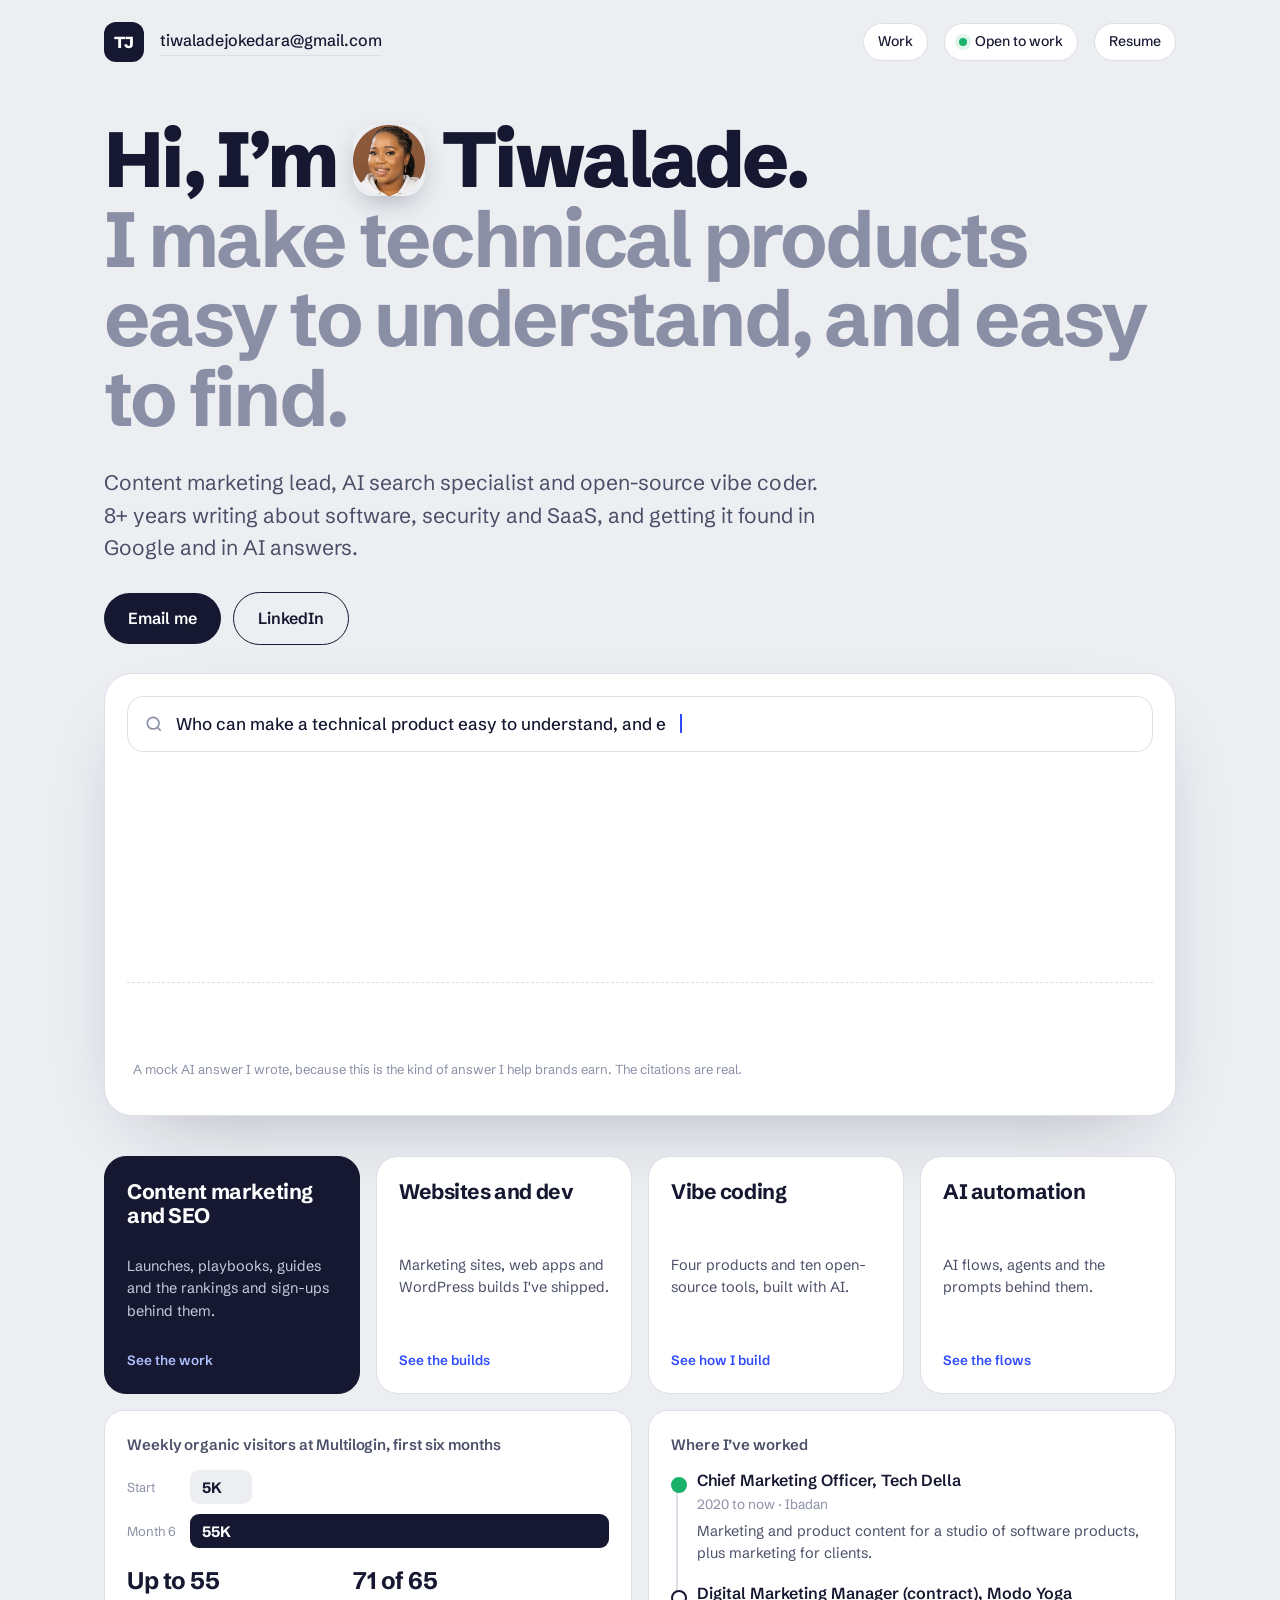
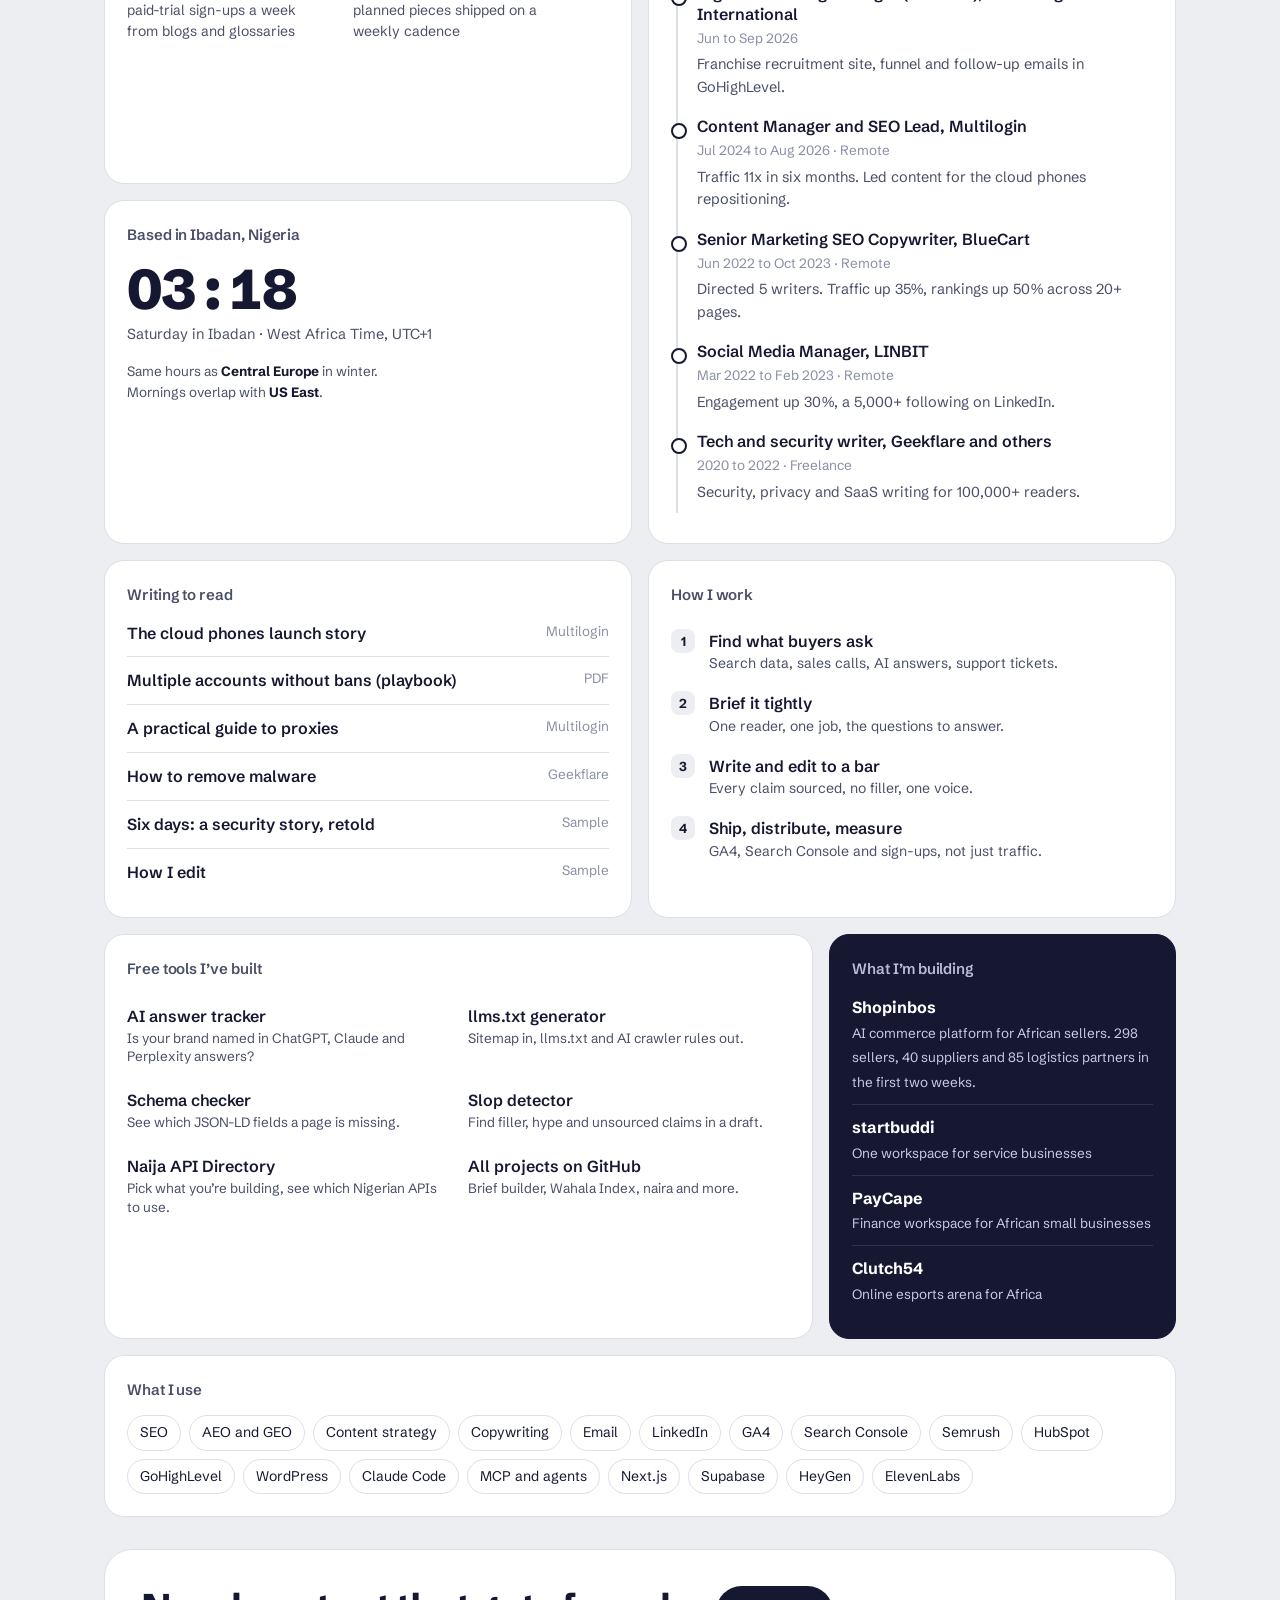
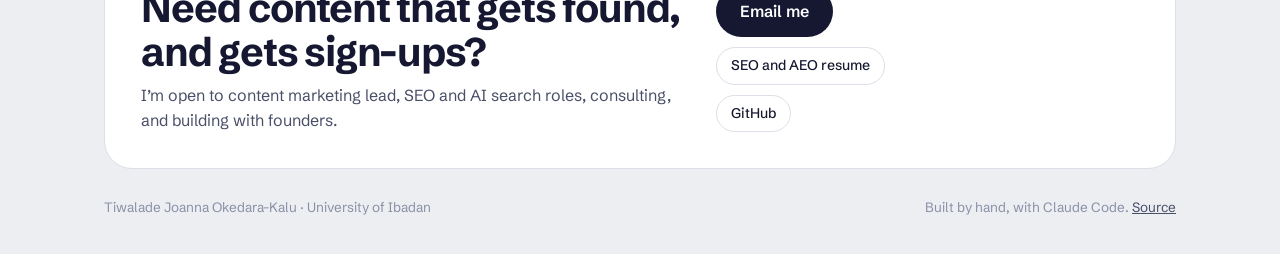
<file: index.html>
<!doctype html>
<html lang="en">
<head>
<meta charset="utf-8">
<meta name="viewport" content="width=device-width,initial-scale=1">
<title>Tiwalade Joanna Okedara-Kalu · Content, SEO, AI search and open-source vibe coding</title>
<meta name="description" content="Content marketing lead, AI search specialist and open-source vibe coder. I make technical products easy to understand, then make sure people find them in Google and in AI answers.">
<link rel="preconnect" href="https://fonts.googleapis.com"><link rel="preconnect" href="https://fonts.gstatic.com" crossorigin>
<link href="https://fonts.googleapis.com/css2?family=Schibsted+Grotesk:wght@400;500;600;700;800&family=Newsreader:ital,opsz,wght@0,6..72,400;0,6..72,500;1,6..72,400&display=swap" rel="stylesheet">
<link rel="stylesheet" href="site.css">
</head>
<body>
<div class="wrap">

<header class="top">
  <div class="mono-mark" aria-hidden="true">TJ</div>
  <a class="mail" href="mailto:tiwaladejokedara@gmail.com">tiwaladejokedara@gmail.com</a>
  <span class="spacer"></span>
  <a class="pill" href="content.html">Work</a>
  <span class="pill"><span class="dot"></span>Open to work</span>
  <a class="pill" href="resume-content-marketing-lead.pdf">Resume</a>
</header>

<section class="hero">
  <h1>Hi, I’m <img class="face" src="photo.png" alt="Tiwalade smiling, in a white hoodie"> Tiwalade.<br><span class="soft">I make technical products easy to understand, and easy to find.</span></h1>
  <p class="lede">Content marketing lead, AI search specialist and open-source vibe coder. 8+ years writing about software, security and SaaS, and getting it found in Google and in AI answers.</p>
  <div class="cta-row">
    <a class="btn solid" href="mailto:tiwaladejokedara@gmail.com?subject=Let%27s%20talk">Email me</a>
    <a class="btn ghost" href="https://www.linkedin.com/in/tiwalade-joanna-okedara-kalu/">LinkedIn</a>
  </div>

  <div class="answer" aria-label="A mock AI answer about Tiwalade, with real citations">
    <div class="ask">
      <svg width="20" height="20" viewBox="0 0 24 24" fill="none" stroke="currentColor" stroke-width="2" aria-hidden="true"><circle cx="11" cy="11" r="7"/><path d="m20 20-3.5-3.5"/></svg>
      <span id="q"></span><span class="caret" id="caret"></span>
    </div>
    <div class="reply" id="reply" aria-live="polite"></div>
    <div class="sources" id="sources">
      <a class="src" href="#work"><b>1</b> Experience</a>
      <a class="src" href="#proof"><b>2</b> Multilogin results</a>
      <a class="src" href="https://multilogin.com/blog/multilogin-x-is-here"><b>3</b> Cloud phones launch</a>
      <a class="src" href="#tools"><b>4</b> Open-source tools</a>
    </div>
    <p class="note">A mock AI answer I wrote, because this is the kind of answer I help brands earn. The citations are real.</p>
  </div>
</section>

<nav class="folios" aria-label="Portfolio folios">
  <a class="folio dark" href="content.html"><b>Content marketing and SEO</b><span>Launches, playbooks, guides and the rankings and sign-ups behind them.</span><i>See the work</i></a>
  <a class="folio" href="web.html"><b>Websites and dev</b><span>Marketing sites, web apps and WordPress builds I've shipped.</span><i>See the builds</i></a>
  <a class="folio" href="vibe.html"><b>Vibe coding</b><span>Four products and ten open-source tools, built with AI.</span><i>See how I build</i></a>
  <a class="folio" href="ai.html"><b>AI automation</b><span>AI flows, agents and the prompts behind them.</span><i>See the flows</i></a>
</nav>

<main class="grid">

  <article class="tile t-proof" id="proof">
    <h2>Weekly organic visitors at Multilogin, first six months</h2>
    <div class="bars">
      <span>Start</span><div class="bar small">5K</div>
      <span>Month 6</span><div class="bar big">55K</div>
    </div>
    <div class="proof-row">
      <div><strong>Up to 55</strong>paid-trial sign-ups a week from blogs and glossaries</div>
      <div><strong>71 of 65</strong>planned pieces shipped on a weekly cadence</div>
    </div>
  </article>

  <article class="tile t-exp" id="work">
    <h2>Where I’ve worked</h2>
    <ol class="tl">
      <li class="now"><b>Chief Marketing Officer, Tech Della</b><small>2020 to now · Ibadan</small><p>Marketing and product content for a studio of software products, plus marketing for clients.</p></li>
      <li><b>Digital Marketing Manager (contract), Modo Yoga International</b><small>Jun to Sep 2026</small><p>Franchise recruitment site, funnel and follow-up emails in GoHighLevel.</p></li>
      <li><b>Content Manager and SEO Lead, Multilogin</b><small>Jul 2024 to Aug 2026 · Remote</small><p>Traffic 11x in six months. Led content for the cloud phones repositioning.</p></li>
      <li><b>Senior Marketing SEO Copywriter, BlueCart</b><small>Jun 2022 to Oct 2023 · Remote</small><p>Directed 5 writers. Traffic up 35%, rankings up 50% across 20+ pages.</p></li>
      <li><b>Social Media Manager, LINBIT</b><small>Mar 2022 to Feb 2023 · Remote</small><p>Engagement up 30%, a 5,000+ following on LinkedIn.</p></li>
      <li><b>Tech and security writer, Geekflare and others</b><small>2020 to 2022 · Freelance</small><p>Security, privacy and SaaS writing for 100,000+ readers.</p></li>
    </ol>
  </article>

  <article class="tile t-clock">
    <h2>Based in Ibadan, Nigeria</h2>
    <div class="clock">
      <div><div class="time" id="time">--:--</div><p id="day">West Africa Time, UTC+1</p></div>
      <div class="overlap">Same hours as <b>Central Europe</b> in winter.<br>Mornings overlap with <b>US East</b>.</div>
    </div>
  </article>

  <article class="tile t-write">
    <h2>Writing to read</h2>
    <ul class="writes">
      <li><a href="https://multilogin.com/blog/multilogin-x-is-here"><b>The cloud phones launch story</b><span>Multilogin</span></a></li>
      <li><a href="https://multilogin.com/wp-content/uploads/2026/07/manage-multiple-accounts-multilogin-without-getting-banned.pdf"><b>Multiple accounts without bans (playbook)</b><span>PDF</span></a></li>
      <li><a href="https://multilogin.com/blog/multilogin-proxies/"><b>A practical guide to proxies</b><span>Multilogin</span></a></li>
      <li><a href="https://geekflare.com/remove-malware-pc-phone/"><b>How to remove malware</b><span>Geekflare</span></a></li>
      <li><a href="six-days.html"><b>Six days: a security story, retold</b><span>Sample</span></a></li>
      <li><a href="edit-pass.html"><b>How I edit</b><span>Sample</span></a></li>
    </ul>
  </article>

  <article class="tile t-how">
    <h2>How I work</h2>
    <ol class="steps">
      <li><div><b>Find what buyers ask</b><span>Search data, sales calls, AI answers, support tickets.</span></div></li>
      <li><div><b>Brief it tightly</b><span>One reader, one job, the questions to answer.</span></div></li>
      <li><div><b>Write and edit to a bar</b><span>Every claim sourced, no filler, one voice.</span></div></li>
      <li><div><b>Ship, distribute, measure</b><span>GA4, Search Console and sign-ups, not just traffic.</span></div></li>
    </ol>
  </article>

  <article class="tile t-tools" id="tools">
    <h2>Free tools I’ve built</h2>
    <ul class="tools">
      <li><a href="https://tiwalade-joanna-okedara.github.io/ai-answer-tracker/"><b>AI answer tracker</b><span>Is your brand named in ChatGPT, Claude and Perplexity answers?</span></a></li>
      <li><a href="https://tiwalade-joanna-okedara.github.io/llms-txt-generator/"><b>llms.txt generator</b><span>Sitemap in, llms.txt and AI crawler rules out.</span></a></li>
      <li><a href="https://tiwalade-joanna-okedara.github.io/schema-checker/"><b>Schema checker</b><span>See which JSON-LD fields a page is missing.</span></a></li>
      <li><a href="https://tiwalade-joanna-okedara.github.io/slop-detector/"><b>Slop detector</b><span>Find filler, hype and unsourced claims in a draft.</span></a></li>
      <li><a href="https://tiwalade-joanna-okedara.github.io/naija-api-directory/"><b>Naija API Directory</b><span>Pick what you’re building, see which Nigerian APIs to use.</span></a></li>
      <li><a href="https://github.com/tiwalade-joanna-okedara?tab=repositories"><b>All projects on GitHub</b><span>Brief builder, Wahala Index, naira and more.</span></a></li>
    </ul>
  </article>

  <article class="tile t-build">
    <h2>What I’m building</h2>
    <ul>
      <li><b>Shopinbos</b><span>AI commerce platform for African sellers. 298 sellers, 40 suppliers and 85 logistics partners in the first two weeks.</span></li>
      <li><b>startbuddi</b><span>One workspace for service businesses</span></li>
      <li><b>PayCape</b><span>Finance workspace for African small businesses</span></li>
      <li><b>Clutch54</b><span>Online esports arena for Africa</span></li>
    </ul>
  </article>


  <article class="tile t-stack">
    <h2>What I use</h2>
    <div class="stack">
      <span>SEO</span><span>AEO and GEO</span><span>Content strategy</span><span>Copywriting</span><span>Email</span><span>LinkedIn</span>
      <span>GA4</span><span>Search Console</span><span>Semrush</span><span>HubSpot</span><span>GoHighLevel</span><span>WordPress</span>
      <span>Claude Code</span><span>MCP and agents</span><span>Next.js</span><span>Supabase</span><span>HeyGen</span><span>ElevenLabs</span>
    </div>
  </article>

</main>

<section class="contact">
  <div>
    <h2>Need content that gets found, and gets sign-ups?</h2>
    <p>I’m open to content marketing lead, SEO and AI search roles, consulting, and building with founders.</p>
  </div>
  <div class="links">
    <a class="btn solid" href="mailto:tiwaladejokedara@gmail.com?subject=Let%27s%20talk">Email me</a>
    <a class="pill" href="resume-seo-aeo-lead.pdf">SEO and AEO resume</a>
    <a class="pill" href="https://github.com/tiwalade-joanna-okedara">GitHub</a>
  </div>
</section>

<footer>
  <span>Tiwalade Joanna Okedara-Kalu · University of Ibadan</span>
  <span>Built by hand, with Claude Code. <a href="https://github.com/tiwalade-joanna-okedara/tiwalade-joanna-okedara.github.io">Source</a></span>
</footer>

</div>
<script>
(function(){
  var Q="Who can make a technical product easy to understand, and easy to find in AI answers?";
  var A=[
    ["Tiwalade Joanna Okedara-Kalu is a content marketing lead and AI search specialist based in Ibadan, Nigeria.","1","#work"],
    [" At Multilogin she grew organic traffic from 5,000 to 55,000 weekly visitors in six months,","2","#proof"],
    [" and led content for the cloud phones repositioning, including how Google and AI answers describe the brand.","3","https://multilogin.com/blog/multilogin-x-is-here"],
    [" She also builds free SEO and AI search tools.","4","#tools"]
  ];
  var q=document.getElementById('q'),r=document.getElementById('reply'),caret=document.getElementById('caret'),srcs=document.querySelectorAll('.src');
  function cite(n,h){return '<sup><a href="'+h+'" aria-label="Source '+n+'">'+n+'</a></sup>';}
  function finish(){q.textContent=Q;r.innerHTML=A.map(function(p){return p[0]+cite(p[1],p[2]);}).join('');srcs.forEach(function(s){s.classList.add('on')});caret.style.display='none';}
  if(window.matchMedia('(prefers-reduced-motion: reduce)').matches){finish();}
  else{
    var i=0;(function typeQ(){q.textContent=Q.slice(0,++i);if(i<Q.length)setTimeout(typeQ,28);else{caret.style.display='none';setTimeout(streamA,350);}})();
    function streamA(){var p=0,c=0,html='';(function step(){var part=A[p][0];c+=3;r.innerHTML=html+part.slice(0,c);if(c>=part.length){html+=part+cite(A[p][1],A[p][2]);r.innerHTML=html;srcs[p].classList.add('on');p++;c=0;if(p>=A.length)return;}setTimeout(step,18);})();}
  }
  var t=document.getElementById('time'),d=document.getElementById('day');
  function tick(){var now=new Date();t.textContent=new Intl.DateTimeFormat('en-GB',{hour:'2-digit',minute:'2-digit',timeZone:'Africa/Lagos'}).format(now);
    d.textContent=new Intl.DateTimeFormat('en-GB',{weekday:'long',timeZone:'Africa/Lagos'}).format(now)+' in Ibadan · West Africa Time, UTC+1';}
  tick();setInterval(tick,20000);
})();
</script>
</body>
</html>
</file>
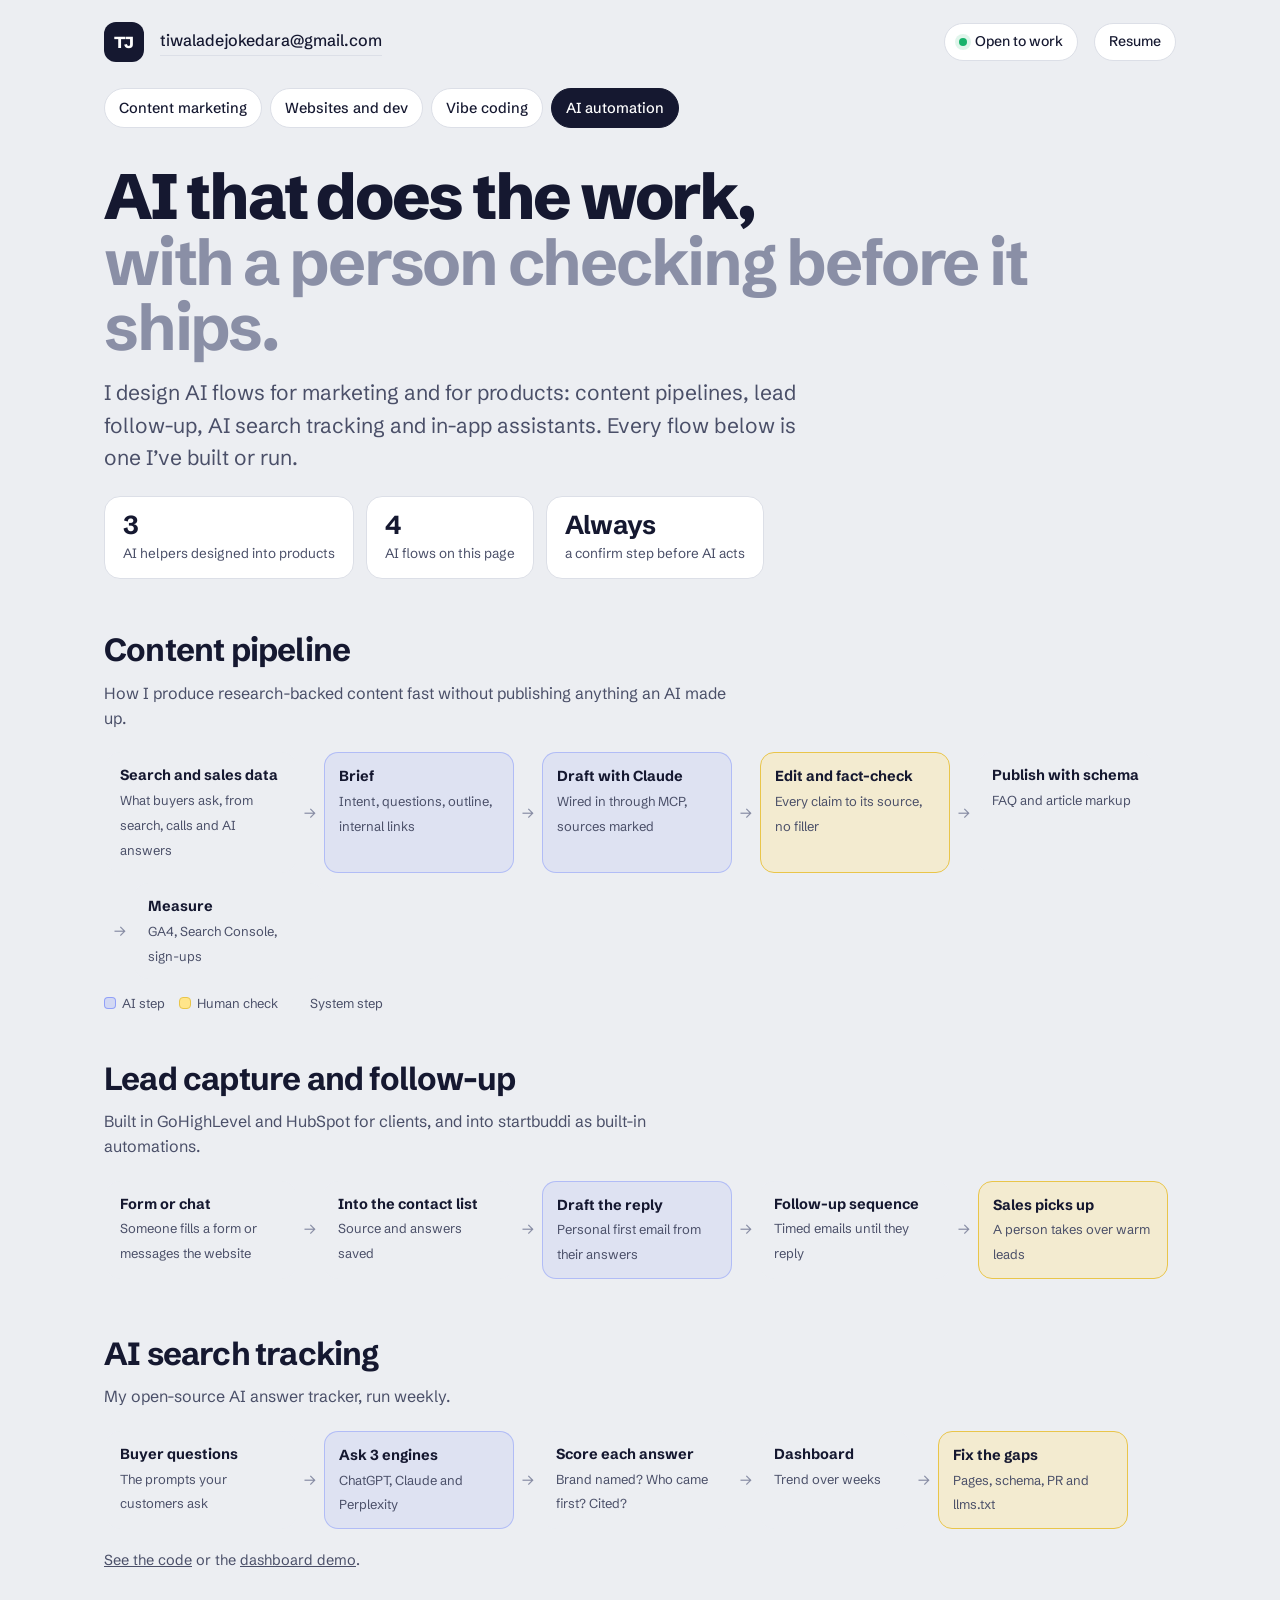
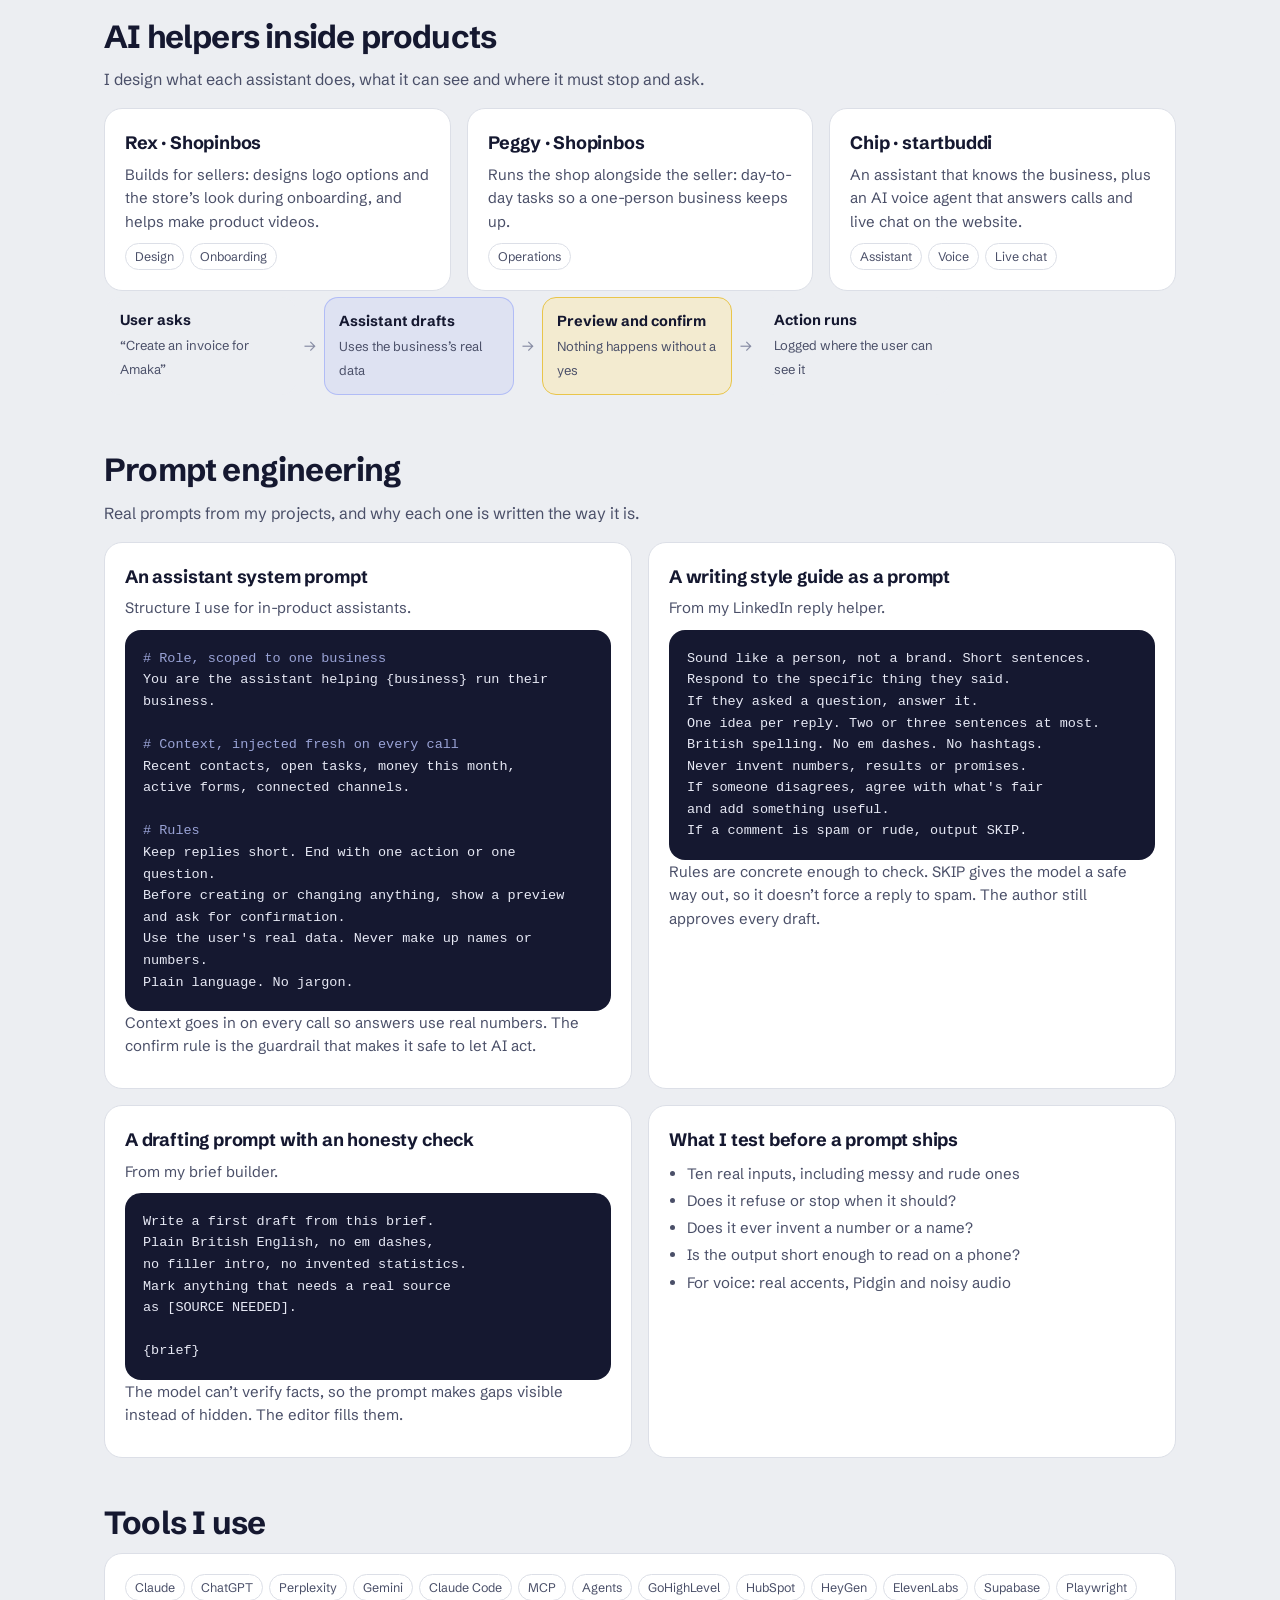
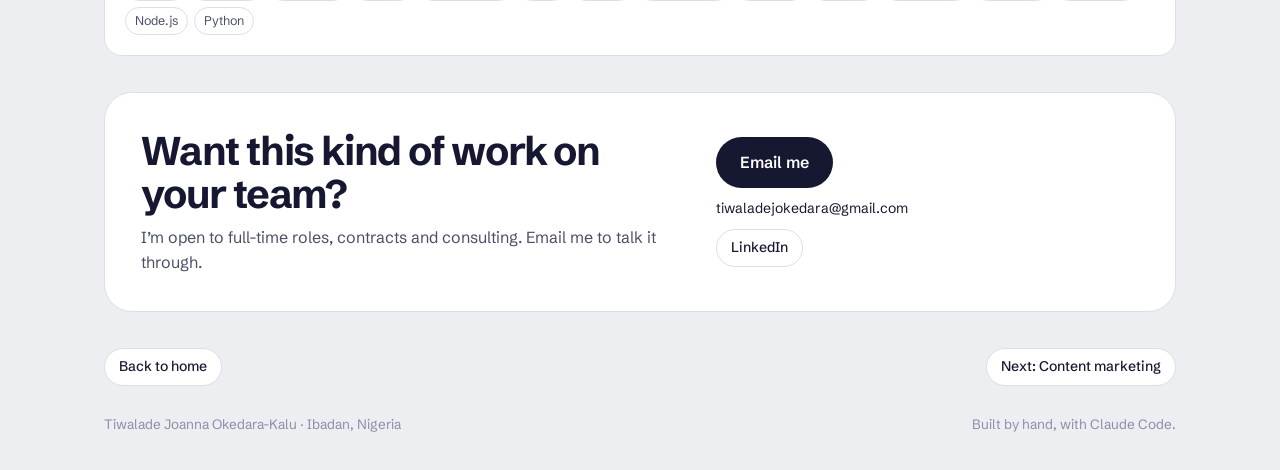
<file: ai.html>
<!doctype html>
<html lang="en"><head><meta charset="utf-8"><meta name="viewport" content="width=device-width,initial-scale=1">
<title>AI automation · Tiwalade Joanna Okedara-Kalu</title>
<meta name="description" content="AI flows, agents and prompt engineering by Tiwalade Joanna Okedara-Kalu.">
<link rel="preconnect" href="https://fonts.googleapis.com"><link rel="preconnect" href="https://fonts.gstatic.com" crossorigin>
<link href="https://fonts.googleapis.com/css2?family=Schibsted+Grotesk:wght@400;500;600;700;800&family=Newsreader:ital,opsz,wght@0,6..72,400;0,6..72,500;1,6..72,400&display=swap" rel="stylesheet">
<link rel="stylesheet" href="site.css"></head><body><div class="wrap">
<header class="top">
  <a href="index.html" class="mono-mark" aria-label="Home" style="text-decoration:none">TJ</a>
  <a class="mail" href="mailto:tiwaladejokedara@gmail.com">tiwaladejokedara@gmail.com</a>
  <span class="spacer"></span>
  <span class="pill"><span class="dot"></span>Open to work</span>
  <a class="pill" href="resume-content-marketing-lead.pdf">Resume</a>
</header>
<nav class="fnav" aria-label="Folios"><a href="content.html">Content marketing</a><a href="web.html">Websites and dev</a><a href="vibe.html">Vibe coding</a><a href="ai.html" aria-current=page>AI automation</a></nav>

<section class="phero">
  <h1>AI that does the work,<br><span class="soft">with a person checking before it ships.</span></h1>
  <p class="lede">I design AI flows for marketing and for products: content pipelines, lead follow-up, AI search tracking and in-app assistants. Every flow below is one I’ve built or run.</p>
  <div class="stats"><div class="stat"><strong>3</strong><span>AI helpers designed into products</span></div><div class="stat"><strong>4</strong><span>AI flows on this page</span></div><div class="stat"><strong>Always</strong><span>a confirm step before AI acts</span></div></div>
</section>

<section class="sec">
  <h2>Content pipeline</h2>
  <p class="sub">How I produce research-backed content fast without publishing anything an AI made up.</p>
  <div class="flow" role="list"><div class="step "><b>Search and sales data</b><span>What buyers ask, from search, calls and AI answers</span></div><div class="arrow" aria-hidden="true">→</div><div class="step ai"><b>Brief</b><span>Intent, questions, outline, internal links</span></div><div class="arrow" aria-hidden="true">→</div><div class="step ai"><b>Draft with Claude</b><span>Wired in through MCP, sources marked</span></div><div class="arrow" aria-hidden="true">→</div><div class="step human"><b>Edit and fact-check</b><span>Every claim to its source, no filler</span></div><div class="arrow" aria-hidden="true">→</div><div class="step "><b>Publish with schema</b><span>FAQ and article markup</span></div><div class="arrow" aria-hidden="true">→</div><div class="step "><b>Measure</b><span>GA4, Search Console, sign-ups</span></div></div>
  <p class="legend"><span><i style="background:#2f4bff22;border:1px solid #2f4bff66"></i>AI step</span><span><i style="background:#ffe58a;border:1px solid #e9c54a"></i>Human check</span><span><i style="background:var(--mist)"></i>System step</span></p>
</section>

<section class="sec">
  <h2>Lead capture and follow-up</h2>
  <p class="sub">Built in GoHighLevel and HubSpot for clients, and into startbuddi as built-in automations.</p>
  <div class="flow" role="list"><div class="step "><b>Form or chat</b><span>Someone fills a form or messages the website</span></div><div class="arrow" aria-hidden="true">→</div><div class="step "><b>Into the contact list</b><span>Source and answers saved</span></div><div class="arrow" aria-hidden="true">→</div><div class="step ai"><b>Draft the reply</b><span>Personal first email from their answers</span></div><div class="arrow" aria-hidden="true">→</div><div class="step "><b>Follow-up sequence</b><span>Timed emails until they reply</span></div><div class="arrow" aria-hidden="true">→</div><div class="step human"><b>Sales picks up</b><span>A person takes over warm leads</span></div></div>
</section>

<section class="sec">
  <h2>AI search tracking</h2>
  <p class="sub">My open-source AI answer tracker, run weekly.</p>
  <div class="flow" role="list"><div class="step "><b>Buyer questions</b><span>The prompts your customers ask</span></div><div class="arrow" aria-hidden="true">→</div><div class="step ai"><b>Ask 3 engines</b><span>ChatGPT, Claude and Perplexity</span></div><div class="arrow" aria-hidden="true">→</div><div class="step "><b>Score each answer</b><span>Brand named? Who came first? Cited?</span></div><div class="arrow" aria-hidden="true">→</div><div class="step "><b>Dashboard</b><span>Trend over weeks</span></div><div class="arrow" aria-hidden="true">→</div><div class="step human"><b>Fix the gaps</b><span>Pages, schema, PR and llms.txt</span></div></div>
  <p class="why"><a href="https://github.com/tiwalade-joanna-okedara/ai-answer-tracker">See the code</a> or the <a href="https://tiwalade-joanna-okedara.github.io/ai-answer-tracker/">dashboard demo</a>.</p>
</section>

<section class="sec">
  <h2>AI helpers inside products</h2>
  <p class="sub">I design what each assistant does, what it can see and where it must stop and ask.</p>
  <div class="cols3">
    <article class="item"><h3>Rex · Shopinbos</h3><p>Builds for sellers: designs logo options and the store’s look during onboarding, and helps make product videos.</p><div class="tags"><span>Design</span><span>Onboarding</span></div></article>
    <article class="item"><h3>Peggy · Shopinbos</h3><p>Runs the shop alongside the seller: day-to-day tasks so a one-person business keeps up.</p><div class="tags"><span>Operations</span></div></article>
    <article class="item"><h3>Chip · startbuddi</h3><p>An assistant that knows the business, plus an AI voice agent that answers calls and live chat on the website.</p><div class="tags"><span>Assistant</span><span>Voice</span><span>Live chat</span></div></article>
  </div>
  <div class="flow" role="list"><div class="step "><b>User asks</b><span>“Create an invoice for Amaka”</span></div><div class="arrow" aria-hidden="true">→</div><div class="step ai"><b>Assistant drafts</b><span>Uses the business’s real data</span></div><div class="arrow" aria-hidden="true">→</div><div class="step human"><b>Preview and confirm</b><span>Nothing happens without a yes</span></div><div class="arrow" aria-hidden="true">→</div><div class="step "><b>Action runs</b><span>Logged where the user can see it</span></div></div>
</section>

<section class="sec">
  <h2>Prompt engineering</h2>
  <p class="sub">Real prompts from my projects, and why each one is written the way it is.</p>
  <div class="cols">
    <article class="item"><h3>An assistant system prompt</h3><p>Structure I use for in-product assistants.</p>
<pre class="prompt"><span class="c"># Role, scoped to one business</span>
You are the assistant helping {business} run their business.

<span class="c"># Context, injected fresh on every call</span>
Recent contacts, open tasks, money this month,
active forms, connected channels.

<span class="c"># Rules</span>
Keep replies short. End with one action or one question.
Before creating or changing anything, show a preview
and ask for confirmation.
Use the user's real data. Never make up names or numbers.
Plain language. No jargon.</pre>
    <p class="why">Context goes in on every call so answers use real numbers. The confirm rule is the guardrail that makes it safe to let AI act.</p></article>
    <article class="item"><h3>A writing style guide as a prompt</h3><p>From my LinkedIn reply helper.</p>
<pre class="prompt">Sound like a person, not a brand. Short sentences.
Respond to the specific thing they said.
If they asked a question, answer it.
One idea per reply. Two or three sentences at most.
British spelling. No em dashes. No hashtags.
Never invent numbers, results or promises.
If someone disagrees, agree with what's fair
and add something useful.
If a comment is spam or rude, output SKIP.</pre>
    <p class="why">Rules are concrete enough to check. SKIP gives the model a safe way out, so it doesn’t force a reply to spam. The author still approves every draft.</p></article>
    <article class="item"><h3>A drafting prompt with an honesty check</h3><p>From my brief builder.</p>
<pre class="prompt">Write a first draft from this brief.
Plain British English, no em dashes,
no filler intro, no invented statistics.
Mark anything that needs a real source
as [SOURCE NEEDED].

{brief}</pre>
    <p class="why">The model can’t verify facts, so the prompt makes gaps visible instead of hidden. The editor fills them.</p></article>
    <article class="item"><h3>What I test before a prompt ships</h3><ul>
      <li>Ten real inputs, including messy and rude ones</li>
      <li>Does it refuse or stop when it should?</li>
      <li>Does it ever invent a number or a name?</li>
      <li>Is the output short enough to read on a phone?</li>
      <li>For voice: real accents, Pidgin and noisy audio</li></ul></article>
  </div>
</section>

<section class="sec">
  <h2>Tools I use</h2>
  <div class="item"><div class="tags" style="margin:0"><span>Claude</span><span>ChatGPT</span><span>Perplexity</span><span>Gemini</span><span>Claude Code</span><span>MCP</span><span>Agents</span><span>GoHighLevel</span><span>HubSpot</span><span>HeyGen</span><span>ElevenLabs</span><span>Supabase</span><span>Playwright</span><span>Node.js</span><span>Python</span></div></div>
</section>

<section class="contact">
  <div><h2>Want this kind of work on your team?</h2><p>I’m open to full-time roles, contracts and consulting. Email me to talk it through.</p></div>
  <div class="links"><a class="btn solid" href="mailto:tiwaladejokedara@gmail.com?subject=Let%27s%20talk">Email me</a><span class="muted" style="font-size:14px">tiwaladejokedara@gmail.com</span><a class="pill" href="https://www.linkedin.com/in/tiwalade-joanna-okedara-kalu/">LinkedIn</a></div>
</section>
<div class="next"><a class="pill" href="index.html">Back to home</a><a class="pill" href="content.html">Next: Content marketing</a></div>
<footer><span>Tiwalade Joanna Okedara-Kalu · Ibadan, Nigeria</span><span>Built by hand, with Claude Code.</span></footer>
</div></body></html>
</file>
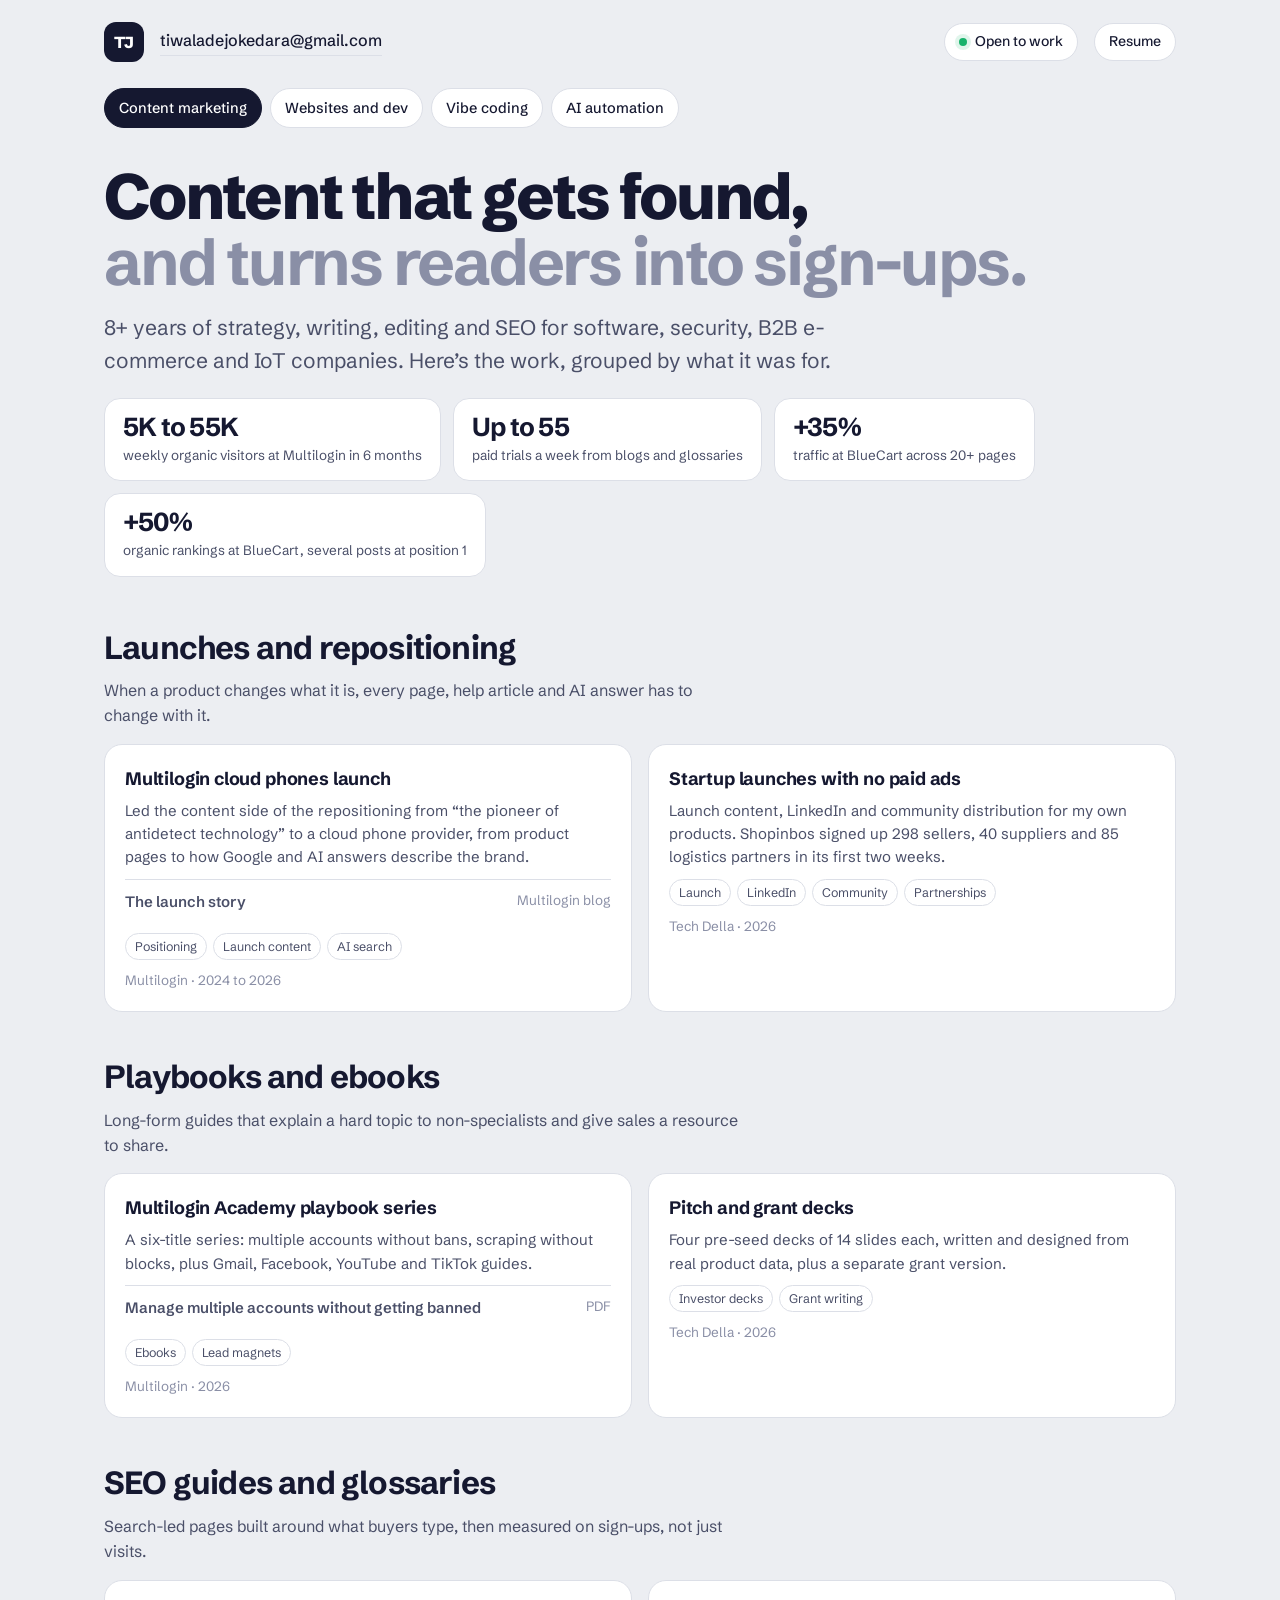
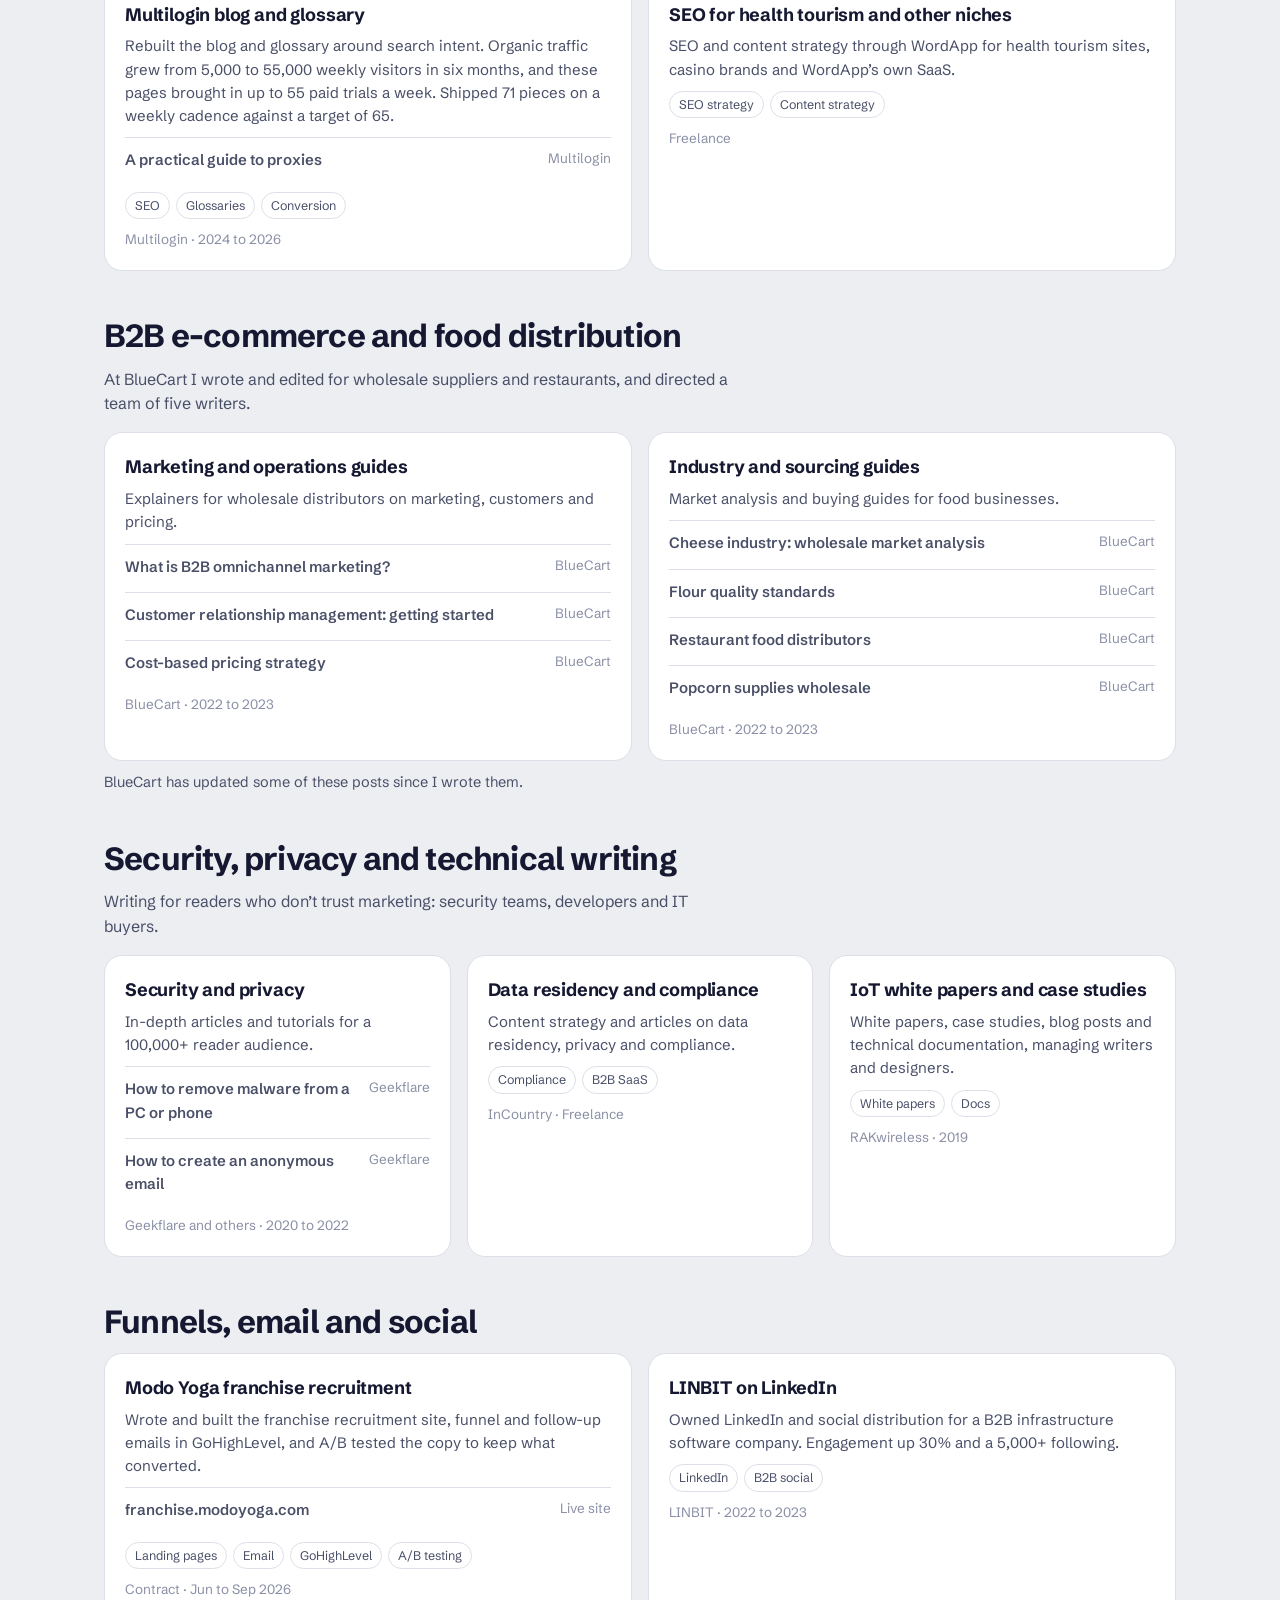
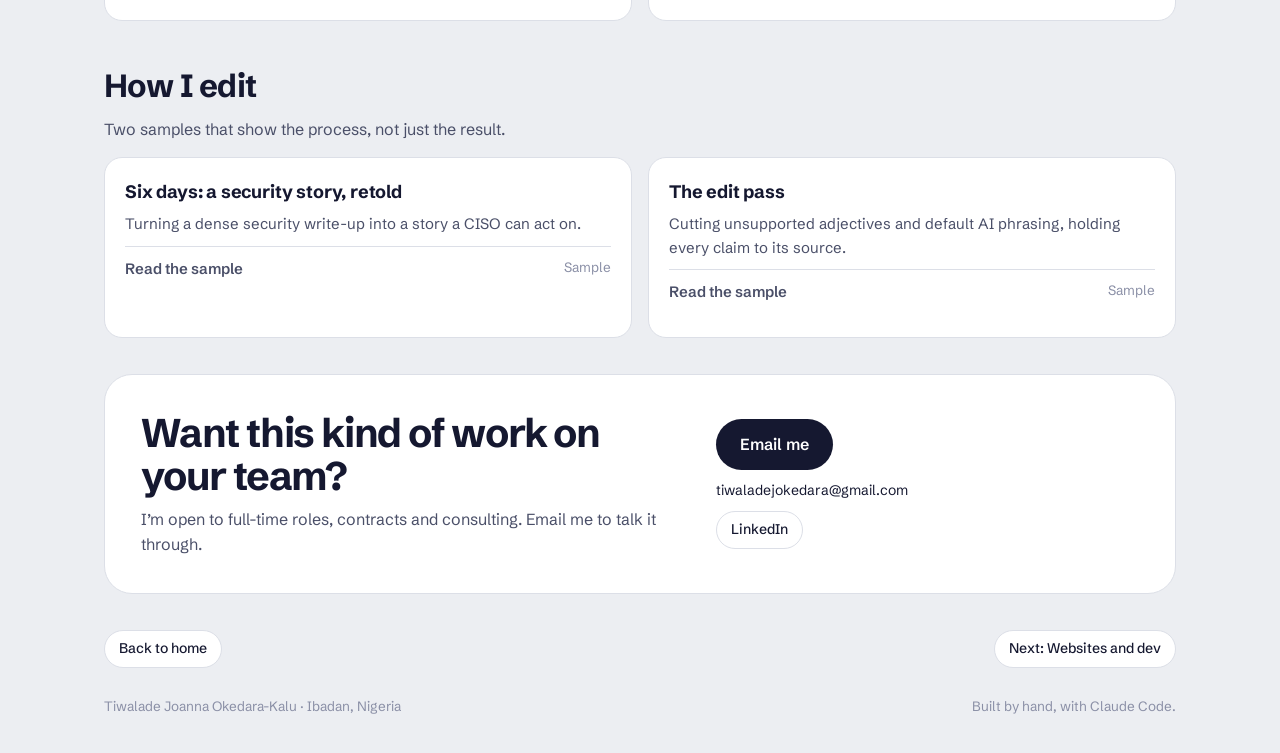
<file: content.html>
<!doctype html>
<html lang="en"><head><meta charset="utf-8"><meta name="viewport" content="width=device-width,initial-scale=1">
<title>Content marketing and SEO · Tiwalade Joanna Okedara-Kalu</title>
<meta name="description" content="Content marketing, SEO and AI search work by Tiwalade Joanna Okedara-Kalu: launches, playbooks, guides, B2B articles and the results behind them.">
<link rel="preconnect" href="https://fonts.googleapis.com"><link rel="preconnect" href="https://fonts.gstatic.com" crossorigin>
<link href="https://fonts.googleapis.com/css2?family=Schibsted+Grotesk:wght@400;500;600;700;800&family=Newsreader:ital,opsz,wght@0,6..72,400;0,6..72,500;1,6..72,400&display=swap" rel="stylesheet">
<link rel="stylesheet" href="site.css"></head><body><div class="wrap">
<header class="top">
  <a href="index.html" class="mono-mark" aria-label="Home" style="text-decoration:none">TJ</a>
  <a class="mail" href="mailto:tiwaladejokedara@gmail.com">tiwaladejokedara@gmail.com</a>
  <span class="spacer"></span>
  <span class="pill"><span class="dot"></span>Open to work</span>
  <a class="pill" href="resume-content-marketing-lead.pdf">Resume</a>
</header>
<nav class="fnav" aria-label="Folios"><a href="content.html" aria-current=page>Content marketing</a><a href="web.html">Websites and dev</a><a href="vibe.html">Vibe coding</a><a href="ai.html">AI automation</a></nav>

<section class="phero">
  <h1>Content that gets found,<br><span class="soft">and turns readers into sign-ups.</span></h1>
  <p class="lede">8+ years of strategy, writing, editing and SEO for software, security, B2B e-commerce and IoT companies. Here’s the work, grouped by what it was for.</p>
  <div class="stats"><div class="stat"><strong>5K to 55K</strong><span>weekly organic visitors at Multilogin in 6 months</span></div><div class="stat"><strong>Up to 55</strong><span>paid trials a week from blogs and glossaries</span></div><div class="stat"><strong>+35%</strong><span>traffic at BlueCart across 20+ pages</span></div><div class="stat"><strong>+50%</strong><span>organic rankings at BlueCart, several posts at position 1</span></div></div>
</section>

<section class="sec">
  <h2>Launches and repositioning</h2>
  <p class="sub">When a product changes what it is, every page, help article and AI answer has to change with it.</p>
  <div class="cols">
    <article class="item"><h3>Multilogin cloud phones launch</h3><p>Led the content side of the repositioning from “the pioneer of antidetect technology” to a cloud phone provider, from product pages to how Google and AI answers describe the brand.</p><ul class="links-list"><li><a href="https://multilogin.com/blog/multilogin-x-is-here"><b>The launch story</b><span>Multilogin blog</span></a></li></ul><div class="tags"><span>Positioning</span><span>Launch content</span><span>AI search</span></div><p class="meta" style="margin:10px 0 0">Multilogin · 2024 to 2026</p></article>
    <article class="item"><h3>Startup launches with no paid ads</h3><p>Launch content, LinkedIn and community distribution for my own products. Shopinbos signed up 298 sellers, 40 suppliers and 85 logistics partners in its first two weeks.</p><div class="tags"><span>Launch</span><span>LinkedIn</span><span>Community</span><span>Partnerships</span></div><p class="meta" style="margin:10px 0 0">Tech Della · 2026</p></article>
  </div>
</section>

<section class="sec">
  <h2>Playbooks and ebooks</h2>
  <p class="sub">Long-form guides that explain a hard topic to non-specialists and give sales a resource to share.</p>
  <div class="cols">
    <article class="item"><h3>Multilogin Academy playbook series</h3><p>A six-title series: multiple accounts without bans, scraping without blocks, plus Gmail, Facebook, YouTube and TikTok guides.</p><ul class="links-list"><li><a href="https://multilogin.com/wp-content/uploads/2026/07/manage-multiple-accounts-multilogin-without-getting-banned.pdf"><b>Manage multiple accounts without getting banned</b><span>PDF</span></a></li></ul><div class="tags"><span>Ebooks</span><span>Lead magnets</span></div><p class="meta" style="margin:10px 0 0">Multilogin · 2026</p></article>
    <article class="item"><h3>Pitch and grant decks</h3><p>Four pre-seed decks of 14 slides each, written and designed from real product data, plus a separate grant version.</p><div class="tags"><span>Investor decks</span><span>Grant writing</span></div><p class="meta" style="margin:10px 0 0">Tech Della · 2026</p></article>
  </div>
</section>

<section class="sec">
  <h2>SEO guides and glossaries</h2>
  <p class="sub">Search-led pages built around what buyers type, then measured on sign-ups, not just visits.</p>
  <div class="cols">
    <article class="item"><h3>Multilogin blog and glossary</h3><p>Rebuilt the blog and glossary around search intent. Organic traffic grew from 5,000 to 55,000 weekly visitors in six months, and these pages brought in up to 55 paid trials a week. Shipped 71 pieces on a weekly cadence against a target of 65.</p><ul class="links-list"><li><a href="https://multilogin.com/blog/multilogin-proxies/"><b>A practical guide to proxies</b><span>Multilogin</span></a></li></ul><div class="tags"><span>SEO</span><span>Glossaries</span><span>Conversion</span></div><p class="meta" style="margin:10px 0 0">Multilogin · 2024 to 2026</p></article>
    <article class="item"><h3>SEO for health tourism and other niches</h3><p>SEO and content strategy through WordApp for health tourism sites, casino brands and WordApp’s own SaaS.</p><div class="tags"><span>SEO strategy</span><span>Content strategy</span></div><p class="meta" style="margin:10px 0 0">Freelance</p></article>
  </div>
</section>

<section class="sec">
  <h2>B2B e-commerce and food distribution</h2>
  <p class="sub">At BlueCart I wrote and edited for wholesale suppliers and restaurants, and directed a team of five writers.</p>
  <div class="cols">
    <article class="item"><h3>Marketing and operations guides</h3><p>Explainers for wholesale distributors on marketing, customers and pricing.</p><ul class="links-list"><li><a href="https://www.bluecart.com/blog/b2b-omnichannel-marketing"><b>What is B2B omnichannel marketing?</b><span>BlueCart</span></a></li><li><a href="https://www.bluecart.com/blog/customer-relationship-management"><b>Customer relationship management: getting started</b><span>BlueCart</span></a></li><li><a href="https://www.bluecart.com/blog/cost-based-pricing-strategy"><b>Cost-based pricing strategy</b><span>BlueCart</span></a></li></ul><p class="meta" style="margin:10px 0 0">BlueCart · 2022 to 2023</p></article>
    <article class="item"><h3>Industry and sourcing guides</h3><p>Market analysis and buying guides for food businesses.</p><ul class="links-list"><li><a href="https://www.bluecart.com/blog/cheese-industry"><b>Cheese industry: wholesale market analysis</b><span>BlueCart</span></a></li><li><a href="https://www.bluecart.com/blog/flour-quality"><b>Flour quality standards</b><span>BlueCart</span></a></li><li><a href="https://www.bluecart.com/blog/restaurant-food-distributors"><b>Restaurant food distributors</b><span>BlueCart</span></a></li><li><a href="https://www.bluecart.com/blog/popcorn-supplies-wholesale"><b>Popcorn supplies wholesale</b><span>BlueCart</span></a></li></ul><p class="meta" style="margin:10px 0 0">BlueCart · 2022 to 2023</p></article>
  </div>
  <p class="why">BlueCart has updated some of these posts since I wrote them.</p>
</section>

<section class="sec">
  <h2>Security, privacy and technical writing</h2>
  <p class="sub">Writing for readers who don’t trust marketing: security teams, developers and IT buyers.</p>
  <div class="cols3">
    <article class="item"><h3>Security and privacy</h3><p>In-depth articles and tutorials for a 100,000+ reader audience.</p><ul class="links-list"><li><a href="https://geekflare.com/remove-malware-pc-phone/"><b>How to remove malware from a PC or phone</b><span>Geekflare</span></a></li><li><a href="https://geekflare.com/protection/create-anonymous-email/"><b>How to create an anonymous email</b><span>Geekflare</span></a></li></ul><p class="meta" style="margin:10px 0 0">Geekflare and others · 2020 to 2022</p></article>
    <article class="item"><h3>Data residency and compliance</h3><p>Content strategy and articles on data residency, privacy and compliance.</p><div class="tags"><span>Compliance</span><span>B2B SaaS</span></div><p class="meta" style="margin:10px 0 0">InCountry · Freelance</p></article>
    <article class="item"><h3>IoT white papers and case studies</h3><p>White papers, case studies, blog posts and technical documentation, managing writers and designers.</p><div class="tags"><span>White papers</span><span>Docs</span></div><p class="meta" style="margin:10px 0 0">RAKwireless · 2019</p></article>
  </div>
</section>

<section class="sec">
  <h2>Funnels, email and social</h2>
  <div class="cols">
    <article class="item"><h3>Modo Yoga franchise recruitment</h3><p>Wrote and built the franchise recruitment site, funnel and follow-up emails in GoHighLevel, and A/B tested the copy to keep what converted.</p><ul class="links-list"><li><a href="https://franchise.modoyoga.com"><b>franchise.modoyoga.com</b><span>Live site</span></a></li></ul><div class="tags"><span>Landing pages</span><span>Email</span><span>GoHighLevel</span><span>A/B testing</span></div><p class="meta" style="margin:10px 0 0">Contract · Jun to Sep 2026</p></article>
    <article class="item"><h3>LINBIT on LinkedIn</h3><p>Owned LinkedIn and social distribution for a B2B infrastructure software company. Engagement up 30% and a 5,000+ following.</p><div class="tags"><span>LinkedIn</span><span>B2B social</span></div><p class="meta" style="margin:10px 0 0">LINBIT · 2022 to 2023</p></article>
  </div>
</section>

<section class="sec">
  <h2>How I edit</h2>
  <p class="sub">Two samples that show the process, not just the result.</p>
  <div class="cols">
    <article class="item"><h3>Six days: a security story, retold</h3><p>Turning a dense security write-up into a story a CISO can act on.</p><ul class="links-list"><li><a href="six-days.html"><b>Read the sample</b><span>Sample</span></a></li></ul></article>
    <article class="item"><h3>The edit pass</h3><p>Cutting unsupported adjectives and default AI phrasing, holding every claim to its source.</p><ul class="links-list"><li><a href="edit-pass.html"><b>Read the sample</b><span>Sample</span></a></li></ul></article>
  </div>
</section>

<section class="contact">
  <div><h2>Want this kind of work on your team?</h2><p>I’m open to full-time roles, contracts and consulting. Email me to talk it through.</p></div>
  <div class="links"><a class="btn solid" href="mailto:tiwaladejokedara@gmail.com?subject=Let%27s%20talk">Email me</a><span class="muted" style="font-size:14px">tiwaladejokedara@gmail.com</span><a class="pill" href="https://www.linkedin.com/in/tiwalade-joanna-okedara-kalu/">LinkedIn</a></div>
</section>
<div class="next"><a class="pill" href="index.html">Back to home</a><a class="pill" href="web.html">Next: Websites and dev</a></div>
<footer><span>Tiwalade Joanna Okedara-Kalu · Ibadan, Nigeria</span><span>Built by hand, with Claude Code.</span></footer>
</div></body></html>
</file>
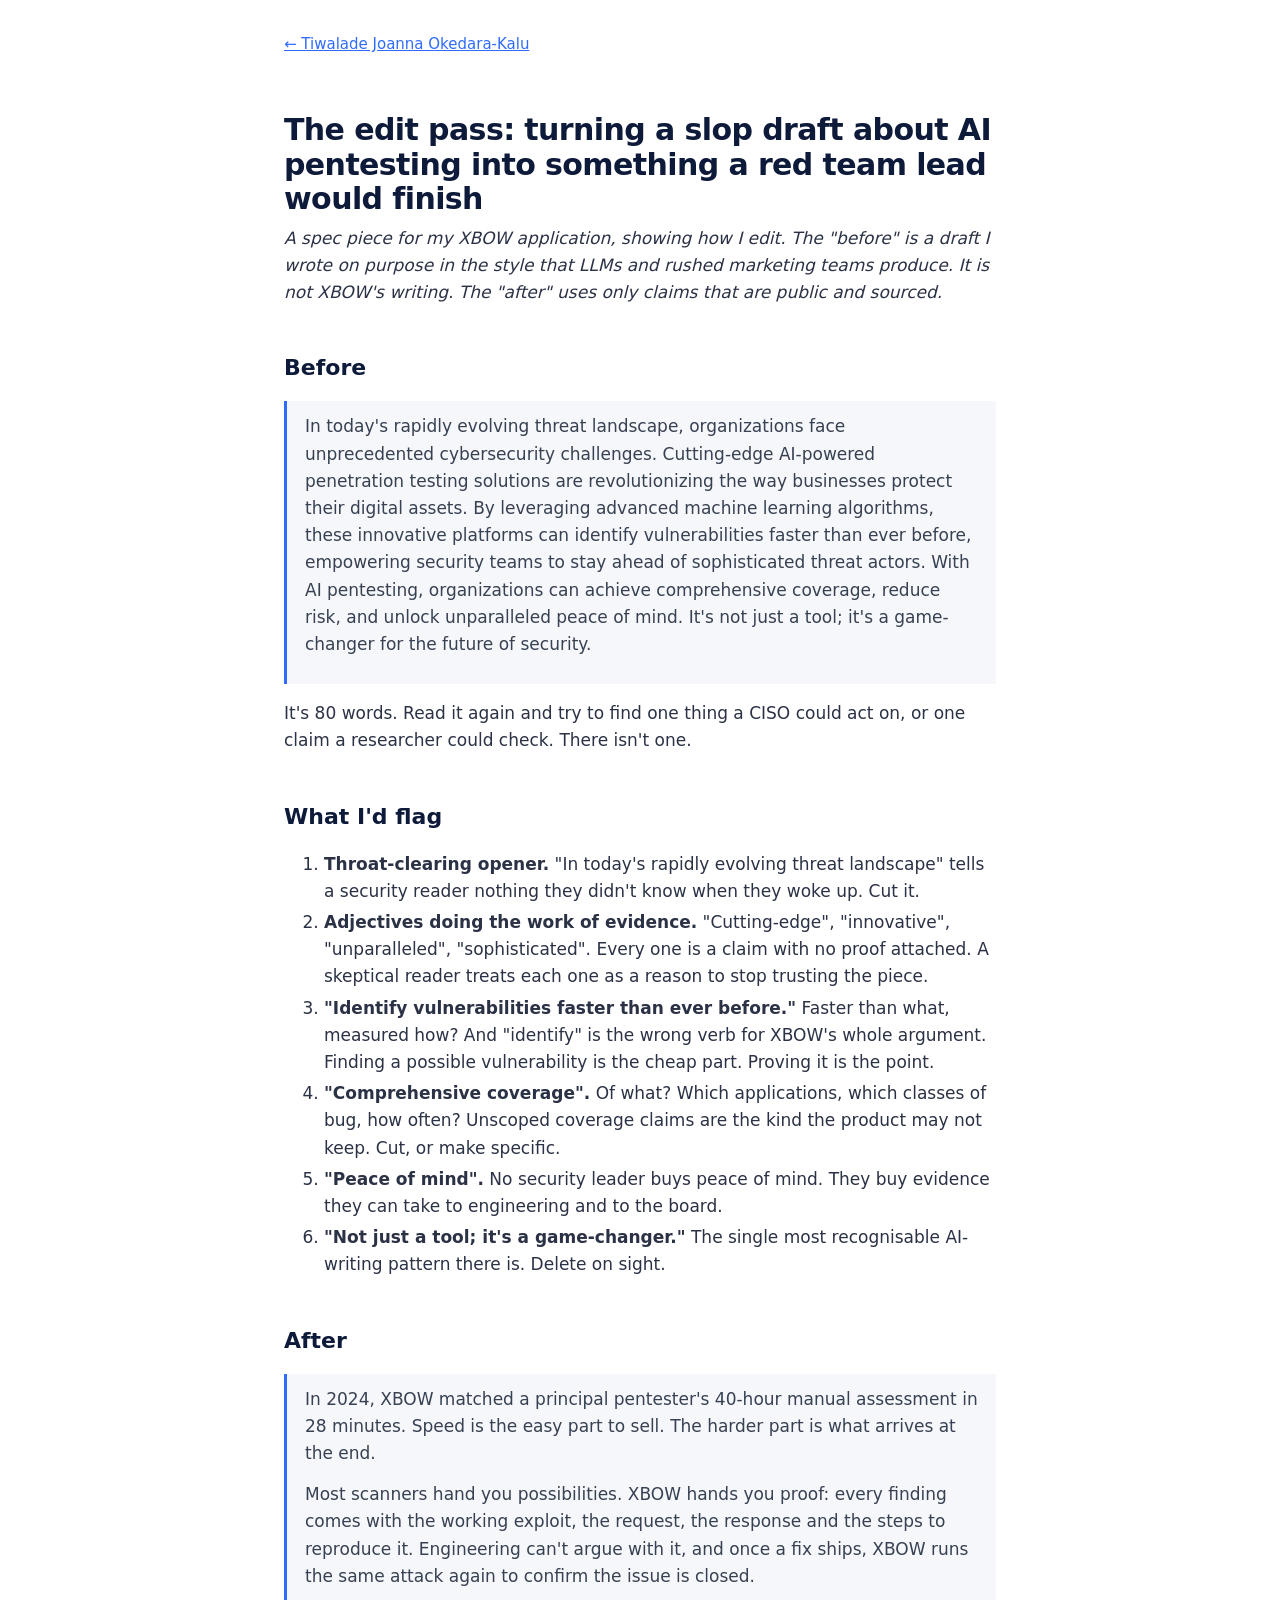
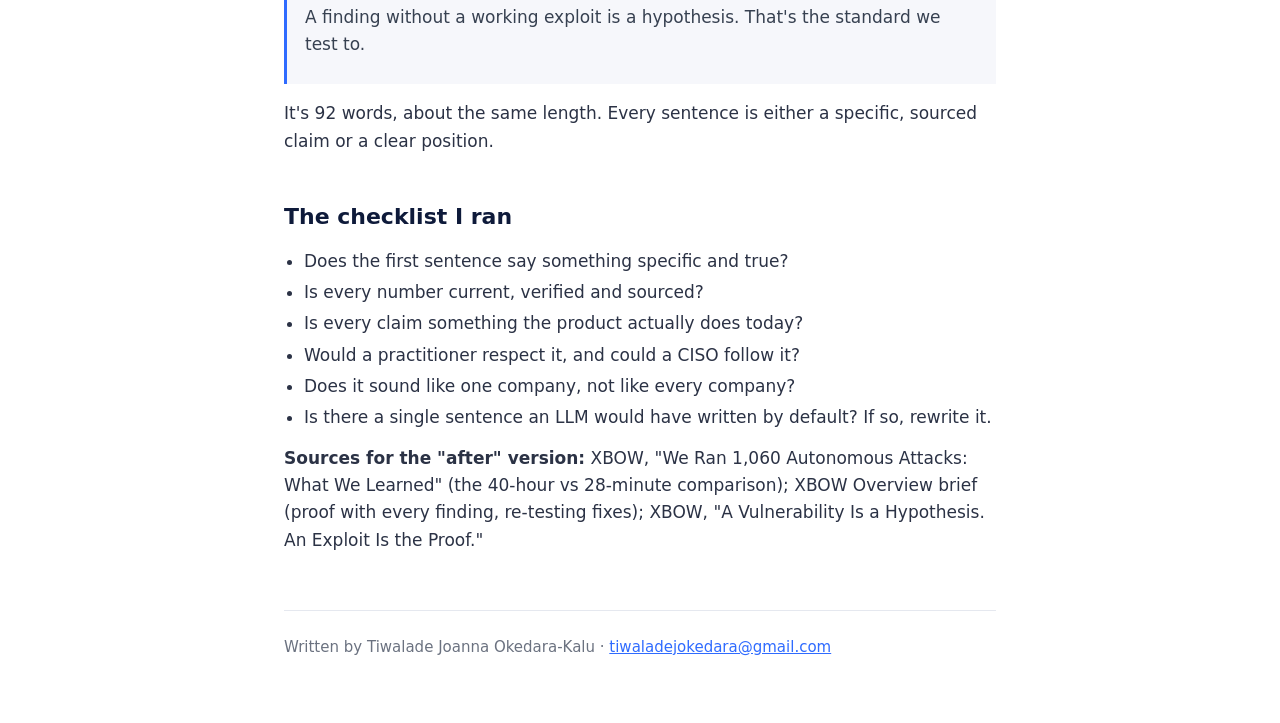
<file: edit-pass.html>
<!doctype html><html lang="en"><head><meta charset="utf-8"><meta name="viewport" content="width=device-width, initial-scale=1"><title>The edit pass: turning a slop draft about AI pentesting into something a red team lead would finish · Tiwalade Joanna Okedara-Kalu</title><style>
  :root { --ink:#0E1A3A; --text:#2b3245; --muted:#6b7280; --line:#e5e8ef; --accent:#2F6BFF; --soft:#EEF3FF; }
  * { box-sizing:border-box }
  body { margin:0; font-family: Inter, system-ui, -apple-system, "Segoe UI", sans-serif; color:var(--text); background:#fff; line-height:1.6; font-size:17px }
  .wrap { max-width:760px; margin:0 auto; padding:0 24px }
  header { padding:72px 0 40px; display:flex; gap:28px; align-items:center }
  header img { width:112px; height:112px; border-radius:50%; object-fit:cover; flex:none }
  h1 { margin:0; color:var(--ink); font-size:34px; line-height:1.15; letter-spacing:-.02em }
  .role { margin:8px 0 0; color:var(--accent); font-weight:600 }
  .links { margin-top:12px; font-size:15px }
  .links a { color:var(--ink); margin-right:16px }
  h2 { color:var(--ink); font-size:14px; letter-spacing:.08em; text-transform:uppercase; margin:48px 0 14px; padding-top:24px; border-top:1px solid var(--line) }
  p { margin:0 0 14px }
  .stats { display:grid; grid-template-columns:repeat(3,1fr); gap:12px; margin:22px 0 4px }
  .stat { background:var(--soft); border-radius:10px; padding:14px 16px }
  .stat b { display:block; color:var(--accent); font-size:24px }
  .stat span { font-size:14px; color:var(--muted) }
  .item { margin:0 0 22px }
  .item h3 { margin:0; font-size:18px; color:var(--ink) }
  .item h3 a { color:var(--ink); text-decoration-color:var(--accent); text-underline-offset:3px }
  .meta { font-size:14px; color:var(--muted); margin:2px 0 6px }
  ul { padding-left:20px; margin:0 0 14px } li { margin:4px 0 }
  footer { margin:56px 0 64px; padding-top:24px; border-top:1px solid var(--line); font-size:15px; color:var(--muted) }
  a { color:var(--accent) }
  @media (max-width:600px) { header { flex-direction:column; align-items:flex-start; padding-top:48px } .stats { grid-template-columns:1fr } h1 { font-size:28px } }

article h1{font-size:30px;margin:56px 0 8px} article h2{text-transform:none;letter-spacing:0;font-size:22px;border:0;padding-top:8px;margin-top:36px} blockquote{margin:16px 0;padding:12px 18px;background:#f6f7fb;border-left:3px solid var(--accent);color:#374151} hr{border:0;border-top:1px solid var(--line);margin:40px 0} .back{display:inline-block;margin-top:32px;font-size:15px}</style></head>
<body><div class="wrap"><a class="back" href="index.html">← Tiwalade Joanna Okedara-Kalu</a><article><h1>The edit pass: turning a slop draft about AI pentesting into something a red team lead would finish</h1>
<p><em>A spec piece for my XBOW application, showing how I edit. The "before" is a draft I wrote on purpose in the style that LLMs and rushed marketing teams produce. It is not XBOW's writing. The "after" uses only claims that are public and sourced.</em></p>
<h2>Before</h2>
<blockquote>
<p>In today's rapidly evolving threat landscape, organizations face unprecedented cybersecurity challenges. Cutting-edge AI-powered penetration testing solutions are revolutionizing the way businesses protect their digital assets. By leveraging advanced machine learning algorithms, these innovative platforms can identify vulnerabilities faster than ever before, empowering security teams to stay ahead of sophisticated threat actors. With AI pentesting, organizations can achieve comprehensive coverage, reduce risk, and unlock unparalleled peace of mind. It's not just a tool; it's a game-changer for the future of security.</p>
</blockquote>
<p>It's 80 words. Read it again and try to find one thing a CISO could act on, or one claim a researcher could check. There isn't one.</p>
<h2>What I'd flag</h2>
<ol>
<li><strong>Throat-clearing opener.</strong> "In today's rapidly evolving threat landscape" tells a security reader nothing they didn't know when they woke up. Cut it.</li>
<li><strong>Adjectives doing the work of evidence.</strong> "Cutting-edge", "innovative", "unparalleled", "sophisticated". Every one is a claim with no proof attached. A skeptical reader treats each one as a reason to stop trusting the piece.</li>
<li><strong>"Identify vulnerabilities faster than ever before."</strong> Faster than what, measured how? And "identify" is the wrong verb for XBOW's whole argument. Finding a possible vulnerability is the cheap part. Proving it is the point.</li>
<li><strong>"Comprehensive coverage".</strong> Of what? Which applications, which classes of bug, how often? Unscoped coverage claims are the kind the product may not keep. Cut, or make specific.</li>
<li><strong>"Peace of mind".</strong> No security leader buys peace of mind. They buy evidence they can take to engineering and to the board.</li>
<li><strong>"Not just a tool; it's a game-changer."</strong> The single most recognisable AI-writing pattern there is. Delete on sight.</li>
</ol>
<h2>After</h2>
<blockquote>
<p>In 2024, XBOW matched a principal pentester's 40-hour manual assessment in 28 minutes. Speed is the easy part to sell. The harder part is what arrives at the end.</p>
<p>Most scanners hand you possibilities. XBOW hands you proof: every finding comes with the working exploit, the request, the response and the steps to reproduce it. Engineering can't argue with it, and once a fix ships, XBOW runs the same attack again to confirm the issue is closed.</p>
<p>A finding without a working exploit is a hypothesis. That's the standard we test to.</p>
</blockquote>
<p>It's 92 words, about the same length. Every sentence is either a specific, sourced claim or a clear position.</p>
<h2>The checklist I ran</h2>
<ul>
<li>Does the first sentence say something specific and true?</li>
<li>Is every number current, verified and sourced?</li>
<li>Is every claim something the product actually does today?</li>
<li>Would a practitioner respect it, and could a CISO follow it?</li>
<li>Does it sound like one company, not like every company?</li>
<li>Is there a single sentence an LLM would have written by default? If so, rewrite it.</li>
</ul>
<p><strong>Sources for the "after" version:</strong> XBOW, "We Ran 1,060 Autonomous Attacks: What We Learned" (the 40-hour vs 28-minute comparison); XBOW Overview brief (proof with every finding, re-testing fixes); XBOW, "A Vulnerability Is a Hypothesis. An Exploit Is the Proof."</p></article><footer>Written by Tiwalade Joanna Okedara-Kalu · <a href="mailto:tiwaladejokedara@gmail.com">tiwaladejokedara@gmail.com</a></footer></div></body></html>
</file>
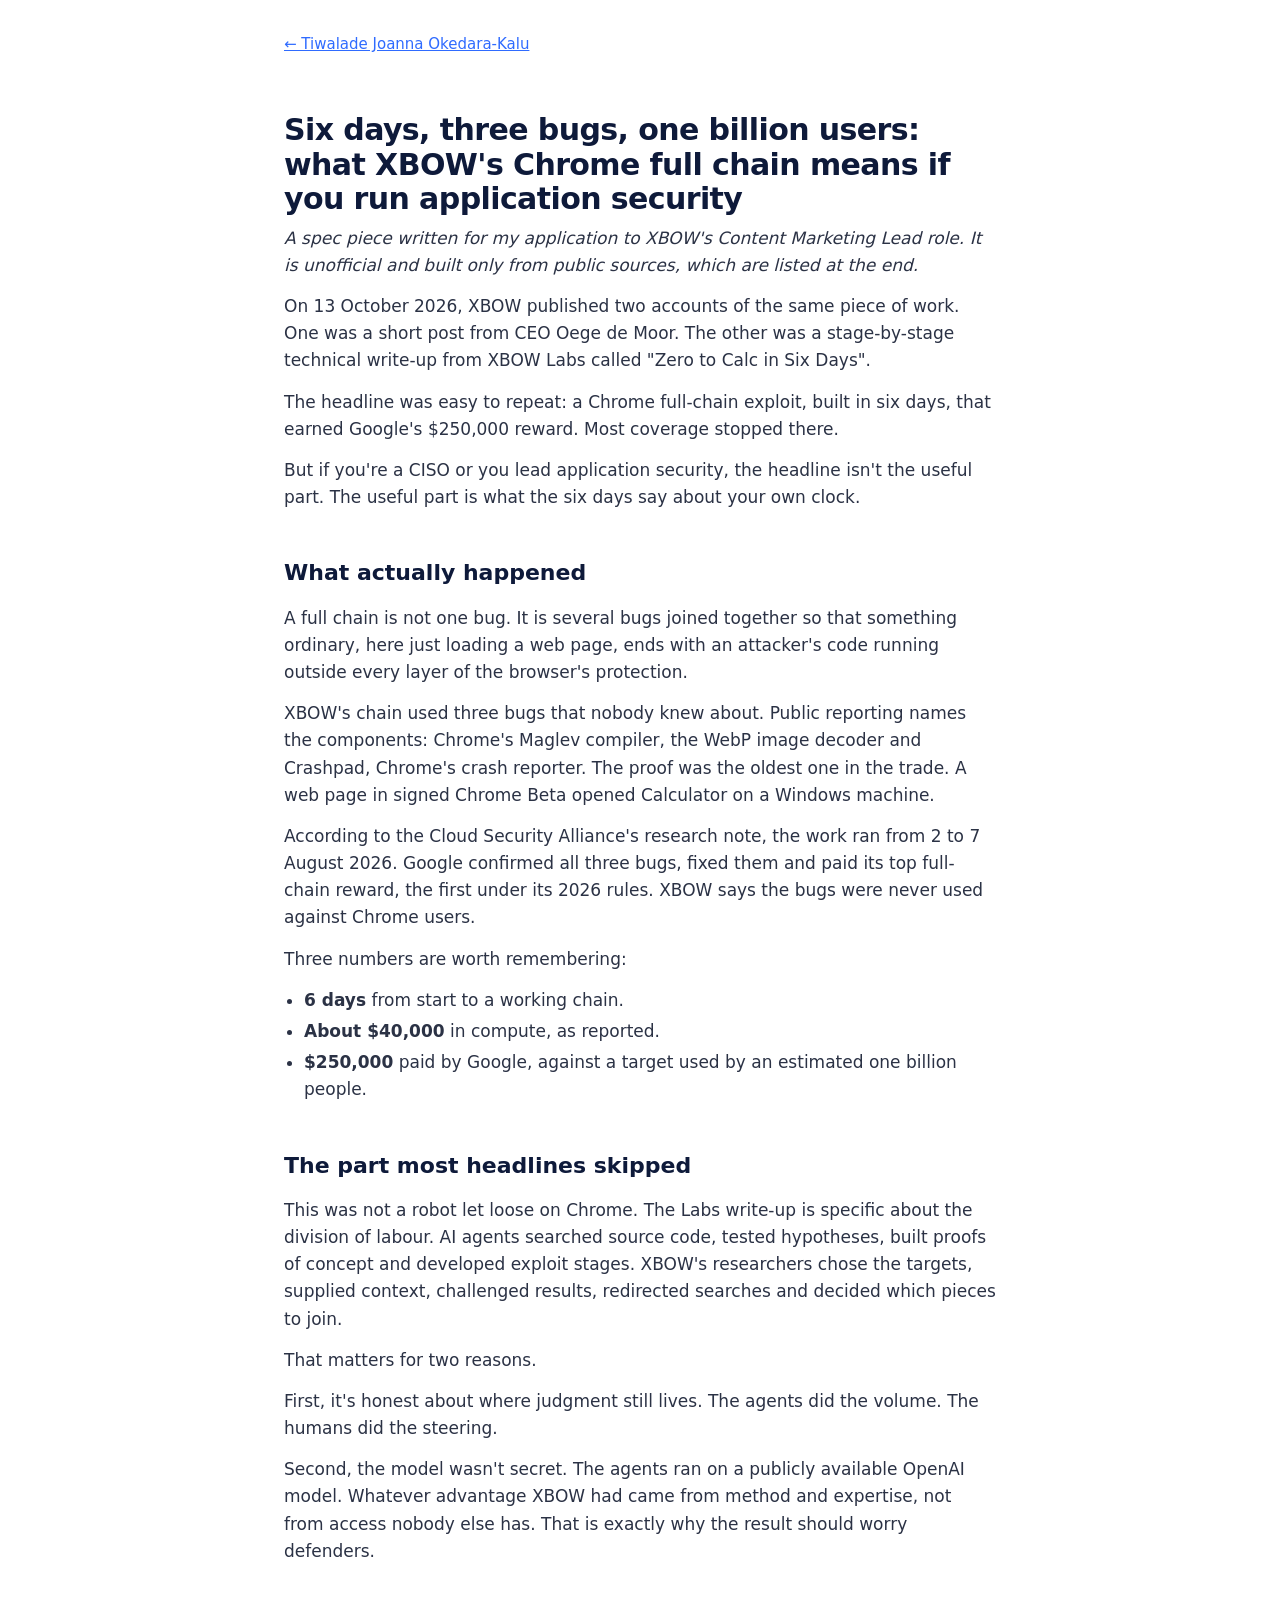
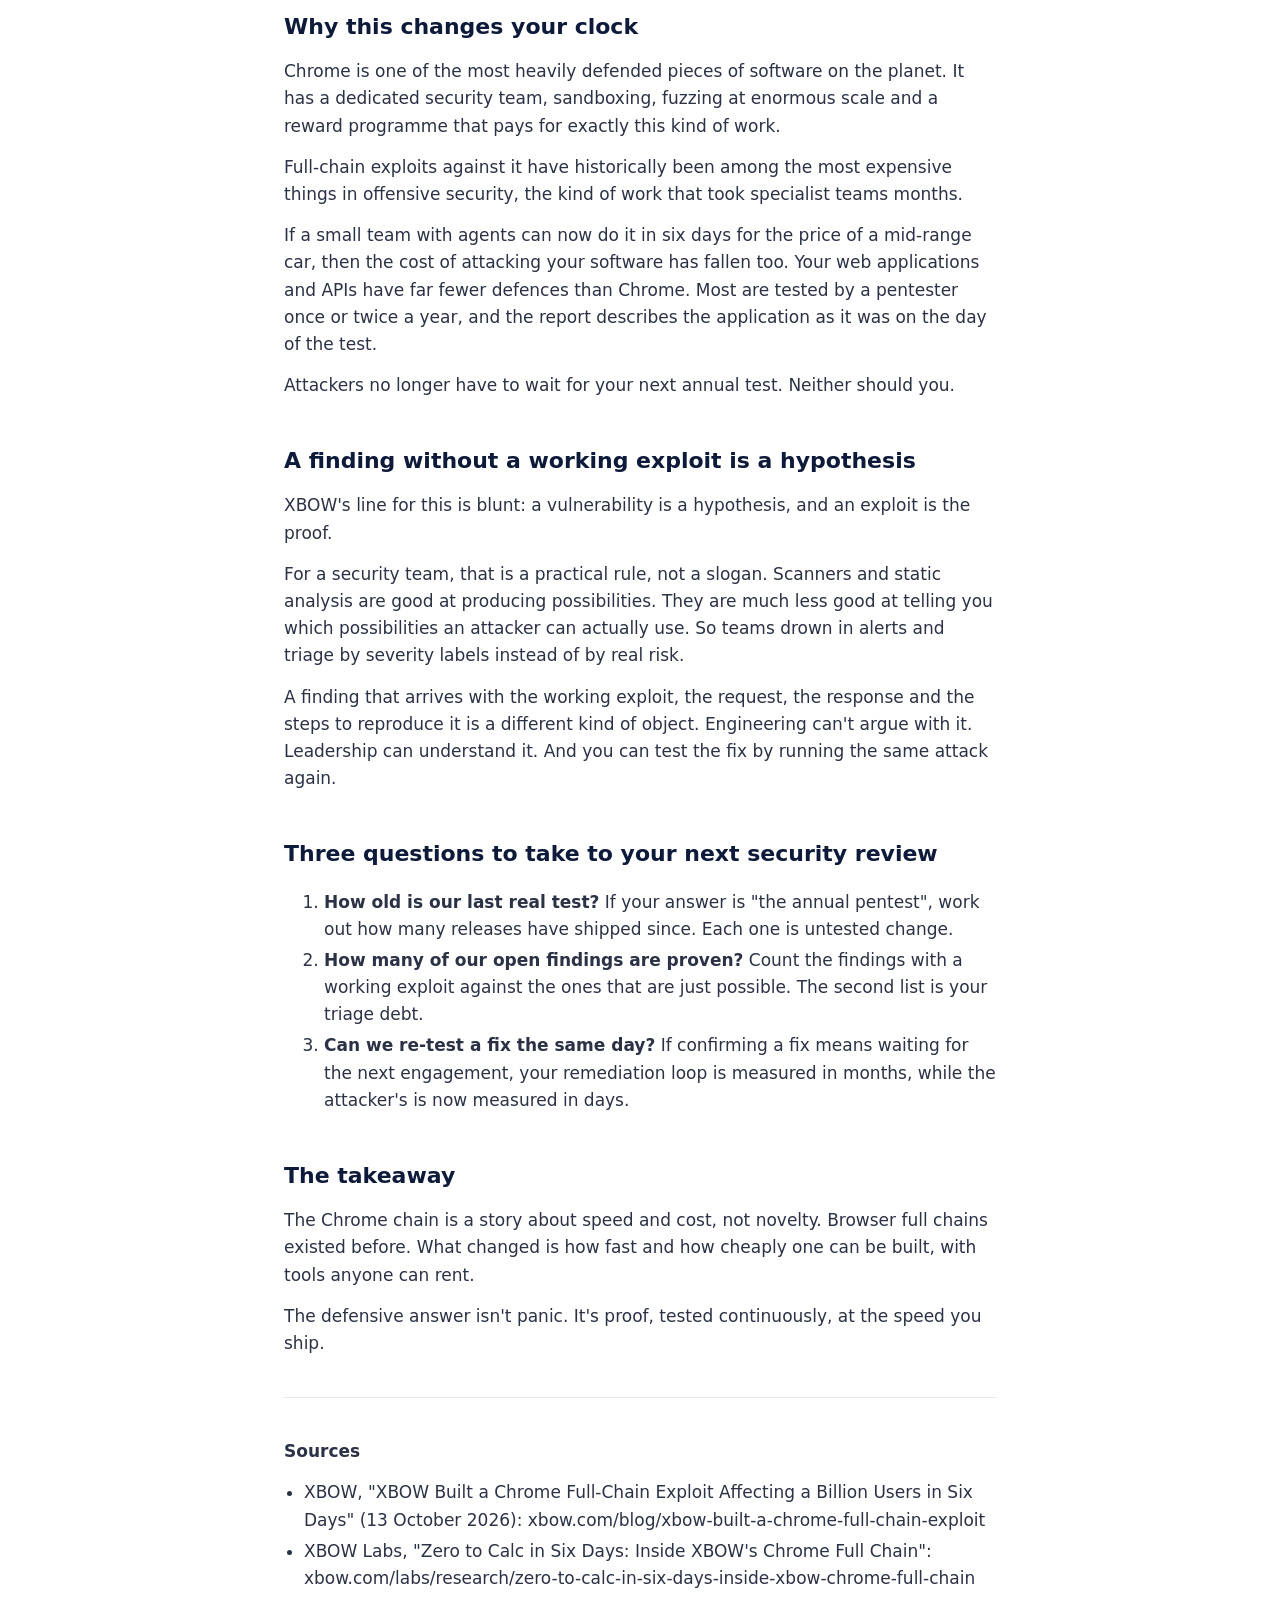
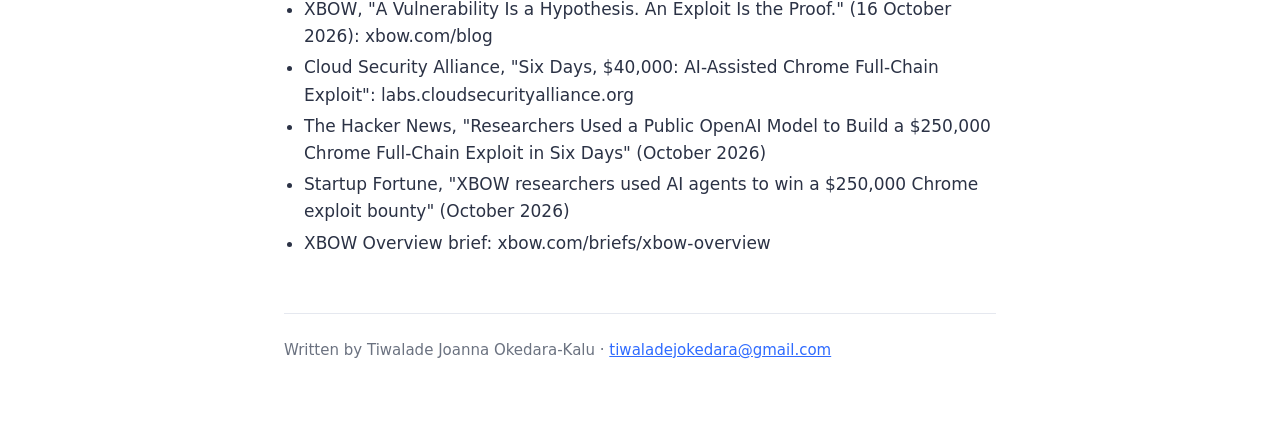
<file: six-days.html>
<!doctype html><html lang="en"><head><meta charset="utf-8"><meta name="viewport" content="width=device-width, initial-scale=1"><title>Six days, three bugs, one billion users: what XBOW's Chrome full chain means if you run application security · Tiwalade Joanna Okedara-Kalu</title><style>
  :root { --ink:#0E1A3A; --text:#2b3245; --muted:#6b7280; --line:#e5e8ef; --accent:#2F6BFF; --soft:#EEF3FF; }
  * { box-sizing:border-box }
  body { margin:0; font-family: Inter, system-ui, -apple-system, "Segoe UI", sans-serif; color:var(--text); background:#fff; line-height:1.6; font-size:17px }
  .wrap { max-width:760px; margin:0 auto; padding:0 24px }
  header { padding:72px 0 40px; display:flex; gap:28px; align-items:center }
  header img { width:112px; height:112px; border-radius:50%; object-fit:cover; flex:none }
  h1 { margin:0; color:var(--ink); font-size:34px; line-height:1.15; letter-spacing:-.02em }
  .role { margin:8px 0 0; color:var(--accent); font-weight:600 }
  .links { margin-top:12px; font-size:15px }
  .links a { color:var(--ink); margin-right:16px }
  h2 { color:var(--ink); font-size:14px; letter-spacing:.08em; text-transform:uppercase; margin:48px 0 14px; padding-top:24px; border-top:1px solid var(--line) }
  p { margin:0 0 14px }
  .stats { display:grid; grid-template-columns:repeat(3,1fr); gap:12px; margin:22px 0 4px }
  .stat { background:var(--soft); border-radius:10px; padding:14px 16px }
  .stat b { display:block; color:var(--accent); font-size:24px }
  .stat span { font-size:14px; color:var(--muted) }
  .item { margin:0 0 22px }
  .item h3 { margin:0; font-size:18px; color:var(--ink) }
  .item h3 a { color:var(--ink); text-decoration-color:var(--accent); text-underline-offset:3px }
  .meta { font-size:14px; color:var(--muted); margin:2px 0 6px }
  ul { padding-left:20px; margin:0 0 14px } li { margin:4px 0 }
  footer { margin:56px 0 64px; padding-top:24px; border-top:1px solid var(--line); font-size:15px; color:var(--muted) }
  a { color:var(--accent) }
  @media (max-width:600px) { header { flex-direction:column; align-items:flex-start; padding-top:48px } .stats { grid-template-columns:1fr } h1 { font-size:28px } }

article h1{font-size:30px;margin:56px 0 8px} article h2{text-transform:none;letter-spacing:0;font-size:22px;border:0;padding-top:8px;margin-top:36px} blockquote{margin:16px 0;padding:12px 18px;background:#f6f7fb;border-left:3px solid var(--accent);color:#374151} hr{border:0;border-top:1px solid var(--line);margin:40px 0} .back{display:inline-block;margin-top:32px;font-size:15px}</style></head>
<body><div class="wrap"><a class="back" href="index.html">← Tiwalade Joanna Okedara-Kalu</a><article><h1>Six days, three bugs, one billion users: what XBOW's Chrome full chain means if you run application security</h1>
<p><em>A spec piece written for my application to XBOW's Content Marketing Lead role. It is unofficial and built only from public sources, which are listed at the end.</em></p>
<p>On 13 October 2026, XBOW published two accounts of the same piece of work. One was a short post from CEO Oege de Moor. The other was a stage-by-stage technical write-up from XBOW Labs called "Zero to Calc in Six Days".</p>
<p>The headline was easy to repeat: a Chrome full-chain exploit, built in six days, that earned Google's $250,000 reward. Most coverage stopped there.</p>
<p>But if you're a CISO or you lead application security, the headline isn't the useful part. The useful part is what the six days say about your own clock.</p>
<h2>What actually happened</h2>
<p>A full chain is not one bug. It is several bugs joined together so that something ordinary, here just loading a web page, ends with an attacker's code running outside every layer of the browser's protection.</p>
<p>XBOW's chain used three bugs that nobody knew about. Public reporting names the components: Chrome's Maglev compiler, the WebP image decoder and Crashpad, Chrome's crash reporter. The proof was the oldest one in the trade. A web page in signed Chrome Beta opened Calculator on a Windows machine.</p>
<p>According to the Cloud Security Alliance's research note, the work ran from 2 to 7 August 2026. Google confirmed all three bugs, fixed them and paid its top full-chain reward, the first under its 2026 rules. XBOW says the bugs were never used against Chrome users.</p>
<p>Three numbers are worth remembering:</p>
<ul>
<li><strong>6 days</strong> from start to a working chain.</li>
<li><strong>About $40,000</strong> in compute, as reported.</li>
<li><strong>$250,000</strong> paid by Google, against a target used by an estimated one billion people.</li>
</ul>
<h2>The part most headlines skipped</h2>
<p>This was not a robot let loose on Chrome. The Labs write-up is specific about the division of labour. AI agents searched source code, tested hypotheses, built proofs of concept and developed exploit stages. XBOW's researchers chose the targets, supplied context, challenged results, redirected searches and decided which pieces to join.</p>
<p>That matters for two reasons.</p>
<p>First, it's honest about where judgment still lives. The agents did the volume. The humans did the steering.</p>
<p>Second, the model wasn't secret. The agents ran on a publicly available OpenAI model. Whatever advantage XBOW had came from method and expertise, not from access nobody else has. That is exactly why the result should worry defenders.</p>
<h2>Why this changes your clock</h2>
<p>Chrome is one of the most heavily defended pieces of software on the planet. It has a dedicated security team, sandboxing, fuzzing at enormous scale and a reward programme that pays for exactly this kind of work.</p>
<p>Full-chain exploits against it have historically been among the most expensive things in offensive security, the kind of work that took specialist teams months.</p>
<p>If a small team with agents can now do it in six days for the price of a mid-range car, then the cost of attacking your software has fallen too. Your web applications and APIs have far fewer defences than Chrome. Most are tested by a pentester once or twice a year, and the report describes the application as it was on the day of the test.</p>
<p>Attackers no longer have to wait for your next annual test. Neither should you.</p>
<h2>A finding without a working exploit is a hypothesis</h2>
<p>XBOW's line for this is blunt: a vulnerability is a hypothesis, and an exploit is the proof.</p>
<p>For a security team, that is a practical rule, not a slogan. Scanners and static analysis are good at producing possibilities. They are much less good at telling you which possibilities an attacker can actually use. So teams drown in alerts and triage by severity labels instead of by real risk.</p>
<p>A finding that arrives with the working exploit, the request, the response and the steps to reproduce it is a different kind of object. Engineering can't argue with it. Leadership can understand it. And you can test the fix by running the same attack again.</p>
<h2>Three questions to take to your next security review</h2>
<ol>
<li><strong>How old is our last real test?</strong> If your answer is "the annual pentest", work out how many releases have shipped since. Each one is untested change.</li>
<li><strong>How many of our open findings are proven?</strong> Count the findings with a working exploit against the ones that are just possible. The second list is your triage debt.</li>
<li><strong>Can we re-test a fix the same day?</strong> If confirming a fix means waiting for the next engagement, your remediation loop is measured in months, while the attacker's is now measured in days.</li>
</ol>
<h2>The takeaway</h2>
<p>The Chrome chain is a story about speed and cost, not novelty. Browser full chains existed before. What changed is how fast and how cheaply one can be built, with tools anyone can rent.</p>
<p>The defensive answer isn't panic. It's proof, tested continuously, at the speed you ship.</p>
<hr />
<p><strong>Sources</strong></p>
<ul>
<li>XBOW, "XBOW Built a Chrome Full-Chain Exploit Affecting a Billion Users in Six Days" (13 October 2026): xbow.com/blog/xbow-built-a-chrome-full-chain-exploit</li>
<li>XBOW Labs, "Zero to Calc in Six Days: Inside XBOW's Chrome Full Chain": xbow.com/labs/research/zero-to-calc-in-six-days-inside-xbow-chrome-full-chain</li>
<li>XBOW, "A Vulnerability Is a Hypothesis. An Exploit Is the Proof." (16 October 2026): xbow.com/blog</li>
<li>Cloud Security Alliance, "Six Days, $40,000: AI-Assisted Chrome Full-Chain Exploit": labs.cloudsecurityalliance.org</li>
<li>The Hacker News, "Researchers Used a Public OpenAI Model to Build a $250,000 Chrome Full-Chain Exploit in Six Days" (October 2026)</li>
<li>Startup Fortune, "XBOW researchers used AI agents to win a $250,000 Chrome exploit bounty" (October 2026)</li>
<li>XBOW Overview brief: xbow.com/briefs/xbow-overview</li>
</ul></article><footer>Written by Tiwalade Joanna Okedara-Kalu · <a href="mailto:tiwaladejokedara@gmail.com">tiwaladejokedara@gmail.com</a></footer></div></body></html>
</file>
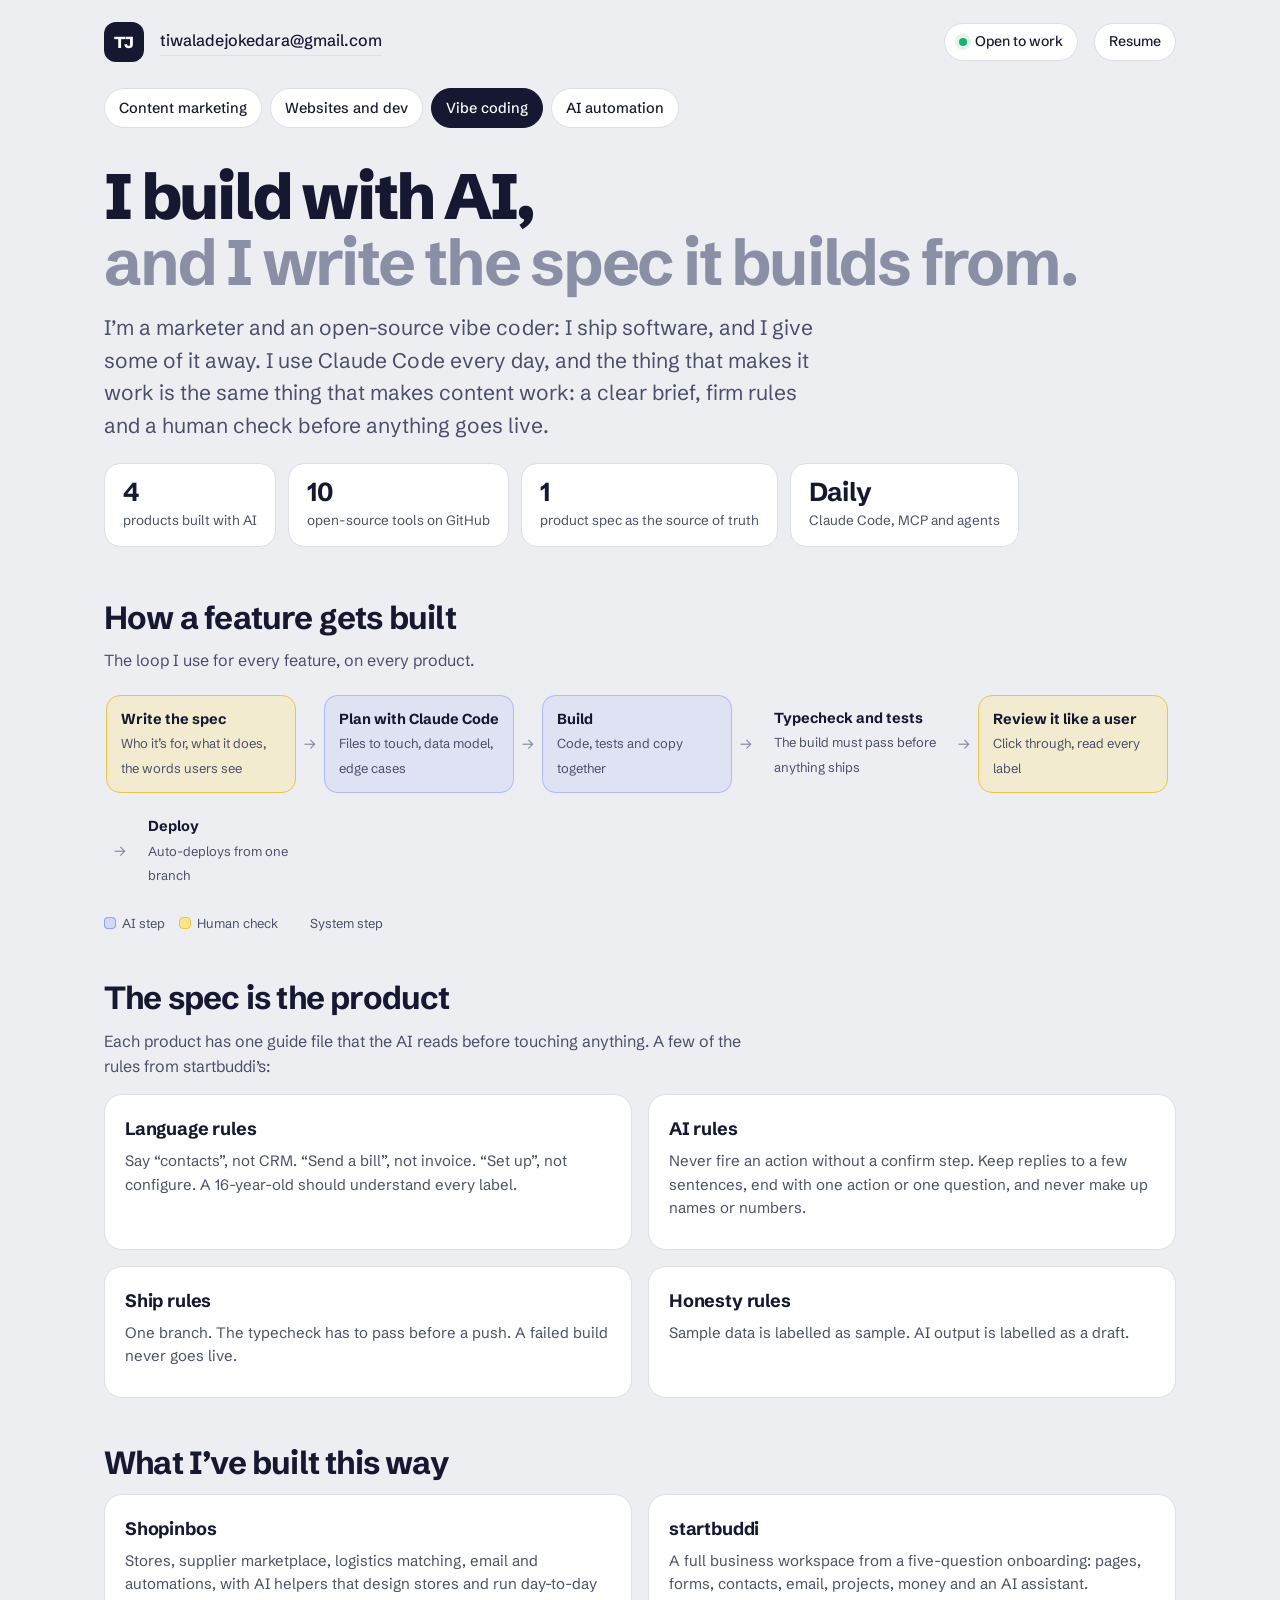
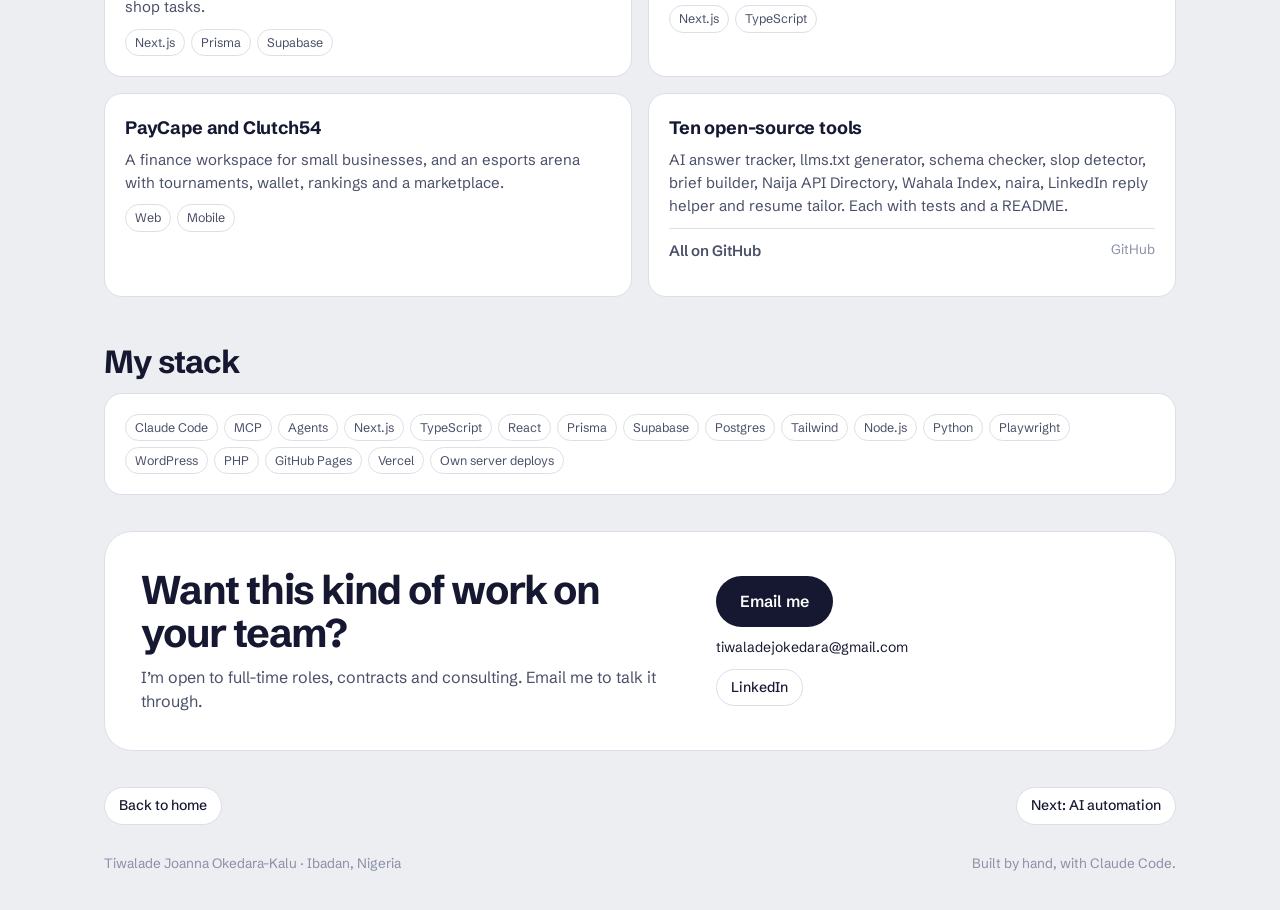
<file: vibe.html>
<!doctype html>
<html lang="en"><head><meta charset="utf-8"><meta name="viewport" content="width=device-width,initial-scale=1">
<title>Open-source vibe coding · Tiwalade Joanna Okedara-Kalu</title>
<meta name="description" content="How Tiwalade Joanna Okedara-Kalu builds software with AI: products, open-source tools and the workflow behind them.">
<link rel="preconnect" href="https://fonts.googleapis.com"><link rel="preconnect" href="https://fonts.gstatic.com" crossorigin>
<link href="https://fonts.googleapis.com/css2?family=Schibsted+Grotesk:wght@400;500;600;700;800&family=Newsreader:ital,opsz,wght@0,6..72,400;0,6..72,500;1,6..72,400&display=swap" rel="stylesheet">
<link rel="stylesheet" href="site.css"></head><body><div class="wrap">
<header class="top">
  <a href="index.html" class="mono-mark" aria-label="Home" style="text-decoration:none">TJ</a>
  <a class="mail" href="mailto:tiwaladejokedara@gmail.com">tiwaladejokedara@gmail.com</a>
  <span class="spacer"></span>
  <span class="pill"><span class="dot"></span>Open to work</span>
  <a class="pill" href="resume-content-marketing-lead.pdf">Resume</a>
</header>
<nav class="fnav" aria-label="Folios"><a href="content.html">Content marketing</a><a href="web.html">Websites and dev</a><a href="vibe.html" aria-current=page>Vibe coding</a><a href="ai.html">AI automation</a></nav>

<section class="phero">
  <h1>I build with AI,<br><span class="soft">and I write the spec it builds from.</span></h1>
  <p class="lede">I’m a marketer and an open-source vibe coder: I ship software, and I give some of it away. I use Claude Code every day, and the thing that makes it work is the same thing that makes content work: a clear brief, firm rules and a human check before anything goes live.</p>
  <div class="stats"><div class="stat"><strong>4</strong><span>products built with AI</span></div><div class="stat"><strong>10</strong><span>open-source tools on GitHub</span></div><div class="stat"><strong>1</strong><span>product spec as the source of truth</span></div><div class="stat"><strong>Daily</strong><span>Claude Code, MCP and agents</span></div></div>
</section>

<section class="sec">
  <h2>How a feature gets built</h2>
  <p class="sub">The loop I use for every feature, on every product.</p>
  <div class="flow" role="list"><div class="step human"><b>Write the spec</b><span>Who it’s for, what it does, the words users see</span></div><div class="arrow" aria-hidden="true">→</div><div class="step ai"><b>Plan with Claude Code</b><span>Files to touch, data model, edge cases</span></div><div class="arrow" aria-hidden="true">→</div><div class="step ai"><b>Build</b><span>Code, tests and copy together</span></div><div class="arrow" aria-hidden="true">→</div><div class="step "><b>Typecheck and tests</b><span>The build must pass before anything ships</span></div><div class="arrow" aria-hidden="true">→</div><div class="step human"><b>Review it like a user</b><span>Click through, read every label</span></div><div class="arrow" aria-hidden="true">→</div><div class="step "><b>Deploy</b><span>Auto-deploys from one branch</span></div></div>
  <p class="legend"><span><i style="background:#2f4bff22;border:1px solid #2f4bff66"></i>AI step</span><span><i style="background:#ffe58a;border:1px solid #e9c54a"></i>Human check</span><span><i style="background:var(--mist)"></i>System step</span></p>
</section>

<section class="sec">
  <h2>The spec is the product</h2>
  <p class="sub">Each product has one guide file that the AI reads before touching anything. A few of the rules from startbuddi’s:</p>
  <div class="cols">
    <article class="item"><h3>Language rules</h3><p>Say “contacts”, not CRM. “Send a bill”, not invoice. “Set up”, not configure. A 16-year-old should understand every label.</p></article>
    <article class="item"><h3>AI rules</h3><p>Never fire an action without a confirm step. Keep replies to a few sentences, end with one action or one question, and never make up names or numbers.</p></article>
    <article class="item"><h3>Ship rules</h3><p>One branch. The typecheck has to pass before a push. A failed build never goes live.</p></article>
    <article class="item"><h3>Honesty rules</h3><p>Sample data is labelled as sample. AI output is labelled as a draft.</p></article>
  </div>
</section>

<section class="sec">
  <h2>What I’ve built this way</h2>
  <div class="cols">
    <article class="item"><h3>Shopinbos</h3><p>Stores, supplier marketplace, logistics matching, email and automations, with AI helpers that design stores and run day-to-day shop tasks.</p><div class="tags"><span>Next.js</span><span>Prisma</span><span>Supabase</span></div></article>
    <article class="item"><h3>startbuddi</h3><p>A full business workspace from a five-question onboarding: pages, forms, contacts, email, projects, money and an AI assistant.</p><div class="tags"><span>Next.js</span><span>TypeScript</span></div></article>
    <article class="item"><h3>PayCape and Clutch54</h3><p>A finance workspace for small businesses, and an esports arena with tournaments, wallet, rankings and a marketplace.</p><div class="tags"><span>Web</span><span>Mobile</span></div></article>
    <article class="item"><h3>Ten open-source tools</h3><p>AI answer tracker, llms.txt generator, schema checker, slop detector, brief builder, Naija API Directory, Wahala Index, naira, LinkedIn reply helper and resume tailor. Each with tests and a README.</p><ul class="links-list"><li><a href="https://github.com/tiwalade-joanna-okedara?tab=repositories"><b>All on GitHub</b><span>GitHub</span></a></li></ul></article>
  </div>
</section>

<section class="sec">
  <h2>My stack</h2>
  <div class="item"><div class="tags" style="margin:0"><span>Claude Code</span><span>MCP</span><span>Agents</span><span>Next.js</span><span>TypeScript</span><span>React</span><span>Prisma</span><span>Supabase</span><span>Postgres</span><span>Tailwind</span><span>Node.js</span><span>Python</span><span>Playwright</span><span>WordPress</span><span>PHP</span><span>GitHub Pages</span><span>Vercel</span><span>Own server deploys</span></div></div>
</section>

<section class="contact">
  <div><h2>Want this kind of work on your team?</h2><p>I’m open to full-time roles, contracts and consulting. Email me to talk it through.</p></div>
  <div class="links"><a class="btn solid" href="mailto:tiwaladejokedara@gmail.com?subject=Let%27s%20talk">Email me</a><span class="muted" style="font-size:14px">tiwaladejokedara@gmail.com</span><a class="pill" href="https://www.linkedin.com/in/tiwalade-joanna-okedara-kalu/">LinkedIn</a></div>
</section>
<div class="next"><a class="pill" href="index.html">Back to home</a><a class="pill" href="ai.html">Next: AI automation</a></div>
<footer><span>Tiwalade Joanna Okedara-Kalu · Ibadan, Nigeria</span><span>Built by hand, with Claude Code.</span></footer>
</div></body></html>
</file>
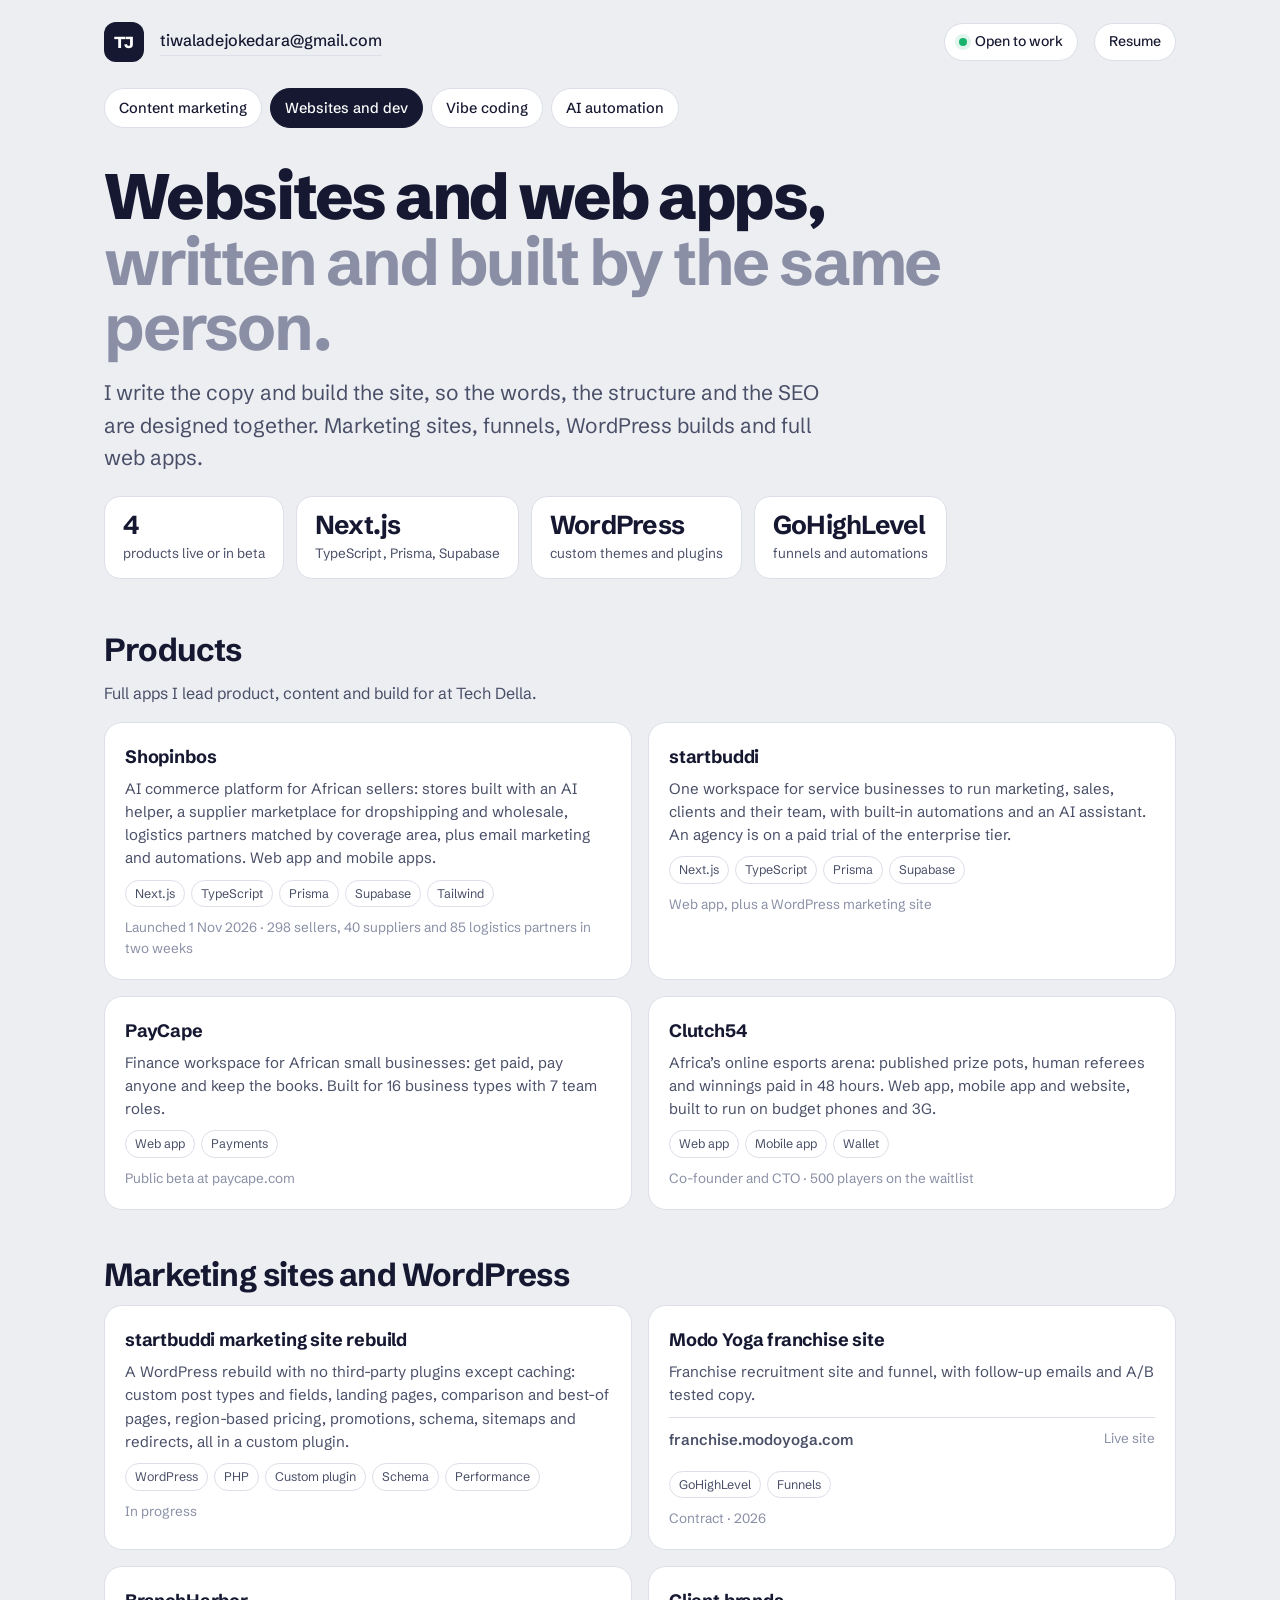
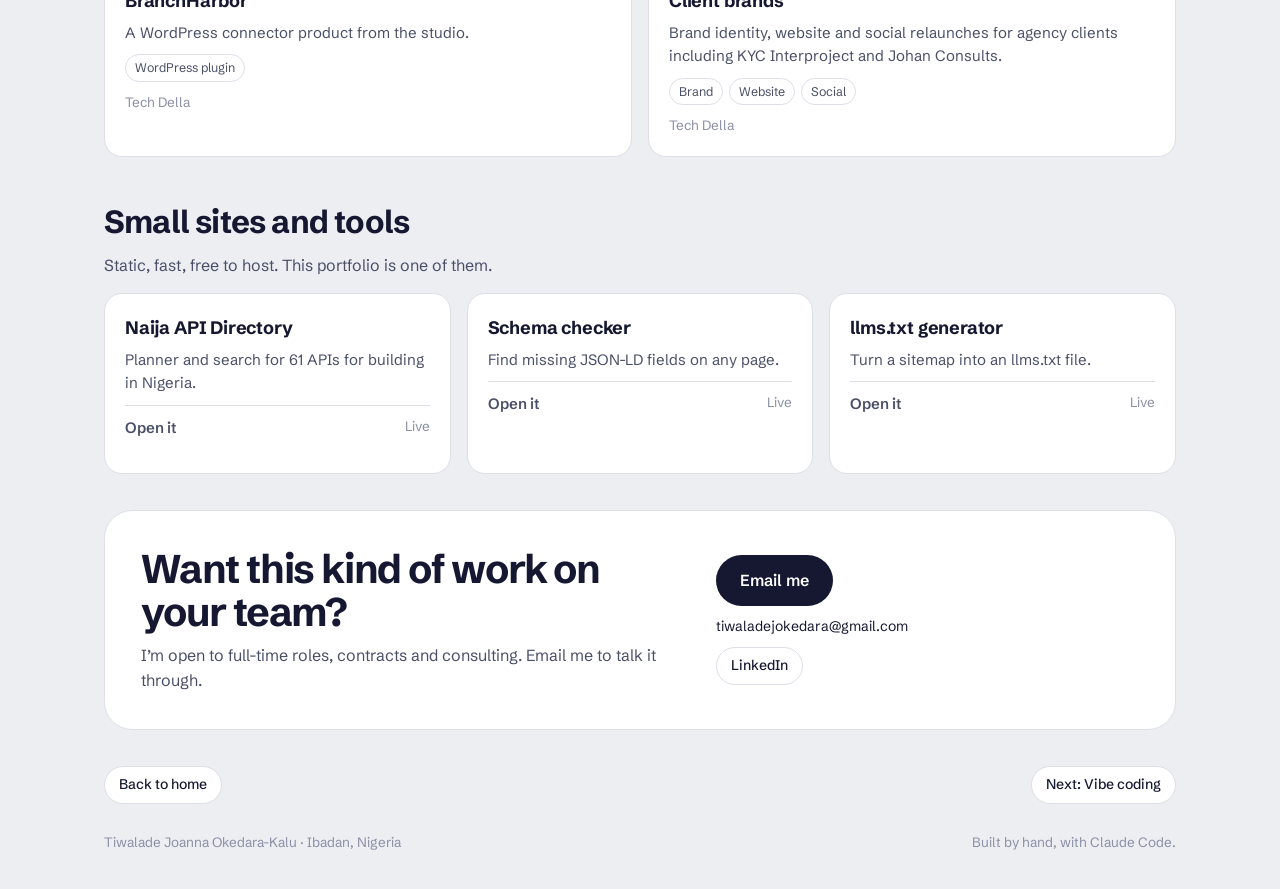
<file: web.html>
<!doctype html>
<html lang="en"><head><meta charset="utf-8"><meta name="viewport" content="width=device-width,initial-scale=1">
<title>Websites and dev · Tiwalade Joanna Okedara-Kalu</title>
<meta name="description" content="Websites, web apps and WordPress builds by Tiwalade Joanna Okedara-Kalu.">
<link rel="preconnect" href="https://fonts.googleapis.com"><link rel="preconnect" href="https://fonts.gstatic.com" crossorigin>
<link href="https://fonts.googleapis.com/css2?family=Schibsted+Grotesk:wght@400;500;600;700;800&family=Newsreader:ital,opsz,wght@0,6..72,400;0,6..72,500;1,6..72,400&display=swap" rel="stylesheet">
<link rel="stylesheet" href="site.css"></head><body><div class="wrap">
<header class="top">
  <a href="index.html" class="mono-mark" aria-label="Home" style="text-decoration:none">TJ</a>
  <a class="mail" href="mailto:tiwaladejokedara@gmail.com">tiwaladejokedara@gmail.com</a>
  <span class="spacer"></span>
  <span class="pill"><span class="dot"></span>Open to work</span>
  <a class="pill" href="resume-content-marketing-lead.pdf">Resume</a>
</header>
<nav class="fnav" aria-label="Folios"><a href="content.html">Content marketing</a><a href="web.html" aria-current=page>Websites and dev</a><a href="vibe.html">Vibe coding</a><a href="ai.html">AI automation</a></nav>

<section class="phero">
  <h1>Websites and web apps,<br><span class="soft">written and built by the same person.</span></h1>
  <p class="lede">I write the copy and build the site, so the words, the structure and the SEO are designed together. Marketing sites, funnels, WordPress builds and full web apps.</p>
  <div class="stats"><div class="stat"><strong>4</strong><span>products live or in beta</span></div><div class="stat"><strong>Next.js</strong><span>TypeScript, Prisma, Supabase</span></div><div class="stat"><strong>WordPress</strong><span>custom themes and plugins</span></div><div class="stat"><strong>GoHighLevel</strong><span>funnels and automations</span></div></div>
</section>

<section class="sec">
  <h2>Products</h2>
  <p class="sub">Full apps I lead product, content and build for at Tech Della.</p>
  <div class="cols">
    <article class="item"><h3>Shopinbos</h3><p>AI commerce platform for African sellers: stores built with an AI helper, a supplier marketplace for dropshipping and wholesale, logistics partners matched by coverage area, plus email marketing and automations. Web app and mobile apps.</p><div class="tags"><span>Next.js</span><span>TypeScript</span><span>Prisma</span><span>Supabase</span><span>Tailwind</span></div><p class="meta" style="margin:10px 0 0">Launched 1 Nov 2026 · 298 sellers, 40 suppliers and 85 logistics partners in two weeks</p></article>
    <article class="item"><h3>startbuddi</h3><p>One workspace for service businesses to run marketing, sales, clients and their team, with built-in automations and an AI assistant. An agency is on a paid trial of the enterprise tier.</p><div class="tags"><span>Next.js</span><span>TypeScript</span><span>Prisma</span><span>Supabase</span></div><p class="meta" style="margin:10px 0 0">Web app, plus a WordPress marketing site</p></article>
    <article class="item"><h3>PayCape</h3><p>Finance workspace for African small businesses: get paid, pay anyone and keep the books. Built for 16 business types with 7 team roles.</p><div class="tags"><span>Web app</span><span>Payments</span></div><p class="meta" style="margin:10px 0 0">Public beta at paycape.com</p></article>
    <article class="item"><h3>Clutch54</h3><p>Africa’s online esports arena: published prize pots, human referees and winnings paid in 48 hours. Web app, mobile app and website, built to run on budget phones and 3G.</p><div class="tags"><span>Web app</span><span>Mobile app</span><span>Wallet</span></div><p class="meta" style="margin:10px 0 0">Co-founder and CTO · 500 players on the waitlist</p></article>
  </div>
</section>

<section class="sec">
  <h2>Marketing sites and WordPress</h2>
  <div class="cols">
    <article class="item"><h3>startbuddi marketing site rebuild</h3><p>A WordPress rebuild with no third-party plugins except caching: custom post types and fields, landing pages, comparison and best-of pages, region-based pricing, promotions, schema, sitemaps and redirects, all in a custom plugin.</p><div class="tags"><span>WordPress</span><span>PHP</span><span>Custom plugin</span><span>Schema</span><span>Performance</span></div><p class="meta" style="margin:10px 0 0">In progress</p></article>
    <article class="item"><h3>Modo Yoga franchise site</h3><p>Franchise recruitment site and funnel, with follow-up emails and A/B tested copy.</p><ul class="links-list"><li><a href="https://franchise.modoyoga.com"><b>franchise.modoyoga.com</b><span>Live site</span></a></li></ul><div class="tags"><span>GoHighLevel</span><span>Funnels</span></div><p class="meta" style="margin:10px 0 0">Contract · 2026</p></article>
    <article class="item"><h3>BranchHarbor</h3><p>A WordPress connector product from the studio.</p><div class="tags"><span>WordPress plugin</span></div><p class="meta" style="margin:10px 0 0">Tech Della</p></article>
    <article class="item"><h3>Client brands</h3><p>Brand identity, website and social relaunches for agency clients including KYC Interproject and Johan Consults.</p><div class="tags"><span>Brand</span><span>Website</span><span>Social</span></div><p class="meta" style="margin:10px 0 0">Tech Della</p></article>
  </div>
</section>

<section class="sec">
  <h2>Small sites and tools</h2>
  <p class="sub">Static, fast, free to host. This portfolio is one of them.</p>
  <div class="cols3">
    <article class="item"><h3>Naija API Directory</h3><p>Planner and search for 61 APIs for building in Nigeria.</p><ul class="links-list"><li><a href="https://tiwalade-joanna-okedara.github.io/naija-api-directory/"><b>Open it</b><span>Live</span></a></li></ul></article>
    <article class="item"><h3>Schema checker</h3><p>Find missing JSON-LD fields on any page.</p><ul class="links-list"><li><a href="https://tiwalade-joanna-okedara.github.io/schema-checker/"><b>Open it</b><span>Live</span></a></li></ul></article>
    <article class="item"><h3>llms.txt generator</h3><p>Turn a sitemap into an llms.txt file.</p><ul class="links-list"><li><a href="https://tiwalade-joanna-okedara.github.io/llms-txt-generator/"><b>Open it</b><span>Live</span></a></li></ul></article>
  </div>
</section>

<section class="contact">
  <div><h2>Want this kind of work on your team?</h2><p>I’m open to full-time roles, contracts and consulting. Email me to talk it through.</p></div>
  <div class="links"><a class="btn solid" href="mailto:tiwaladejokedara@gmail.com?subject=Let%27s%20talk">Email me</a><span class="muted" style="font-size:14px">tiwaladejokedara@gmail.com</span><a class="pill" href="https://www.linkedin.com/in/tiwalade-joanna-okedara-kalu/">LinkedIn</a></div>
</section>
<div class="next"><a class="pill" href="index.html">Back to home</a><a class="pill" href="vibe.html">Next: Vibe coding</a></div>
<footer><span>Tiwalade Joanna Okedara-Kalu · Ibadan, Nigeria</span><span>Built by hand, with Claude Code.</span></footer>
</div></body></html>
</file>
<file: site.css>
:root{
  --mist:#ECEEF2; --paper:#FFFFFF; --ink:#151830; --ink-2:#4A4F68; --ink-3:#8A8FA6;
  --line:#DCDFE7; --link:#2F4BFF; --mark:#FFE58A; --live:#18B26B;
  --sans:'Schibsted Grotesk',system-ui,sans-serif; --serif:'Newsreader',Georgia,serif;
}
*{box-sizing:border-box}
html{scroll-behavior:smooth}
body{margin:0;background:var(--mist);color:var(--ink);font:16px/1.55 var(--sans);-webkit-font-smoothing:antialiased}
a{color:inherit}
a:focus-visible,button:focus-visible{outline:2px solid var(--link);outline-offset:3px;border-radius:6px}
.wrap{max-width:1120px;margin:0 auto;padding:0 24px}

/* top bar */
.top{display:flex;align-items:center;gap:16px;padding:22px 0}
.mono-mark{width:40px;height:40px;border-radius:12px;background:var(--ink);color:#fff;display:grid;place-items:center;font-weight:800;letter-spacing:-.04em}
.top a.mail{font-weight:500;text-decoration:none;border-bottom:1.5px solid var(--line);padding-bottom:2px}
.top a.mail:hover{border-color:var(--ink)}
.top .spacer{flex:1}
.pill{display:inline-flex;align-items:center;gap:8px;border:1px solid var(--line);background:var(--paper);border-radius:999px;padding:7px 14px;font-size:14px;font-weight:500;text-decoration:none;white-space:nowrap}
.dot{width:8px;height:8px;border-radius:50%;background:var(--live);box-shadow:0 0 0 4px #18b26b22}
.btn{display:inline-flex;align-items:center;justify-content:center;border-radius:999px;padding:13px 24px;font-weight:600;text-decoration:none;font-size:16px}
.btn.solid{background:var(--ink);color:#fff}
.btn.solid:hover{background:#2a2f55}
.btn.ghost{border:1.5px solid var(--ink)}

/* hero */
.hero{display:grid;grid-template-columns:1fr;gap:28px;padding:36px 0 40px}
h1{font-size:clamp(40px,6.4vw,78px);line-height:1.02;letter-spacing:-.035em;margin:0;font-weight:800}
h1 .face{display:inline-block;width:.92em;height:.92em;border-radius:.26em;vertical-align:-.12em;object-fit:cover;margin:0 .06em;box-shadow:0 10px 30px -10px #15183066}
h1 .soft{color:var(--ink-3);font-weight:700}
.lede{font-size:clamp(18px,2vw,21px);color:var(--ink-2);max-width:56ch;margin:0}
.cta-row{display:flex;flex-wrap:wrap;gap:12px;align-items:center}

/* the answer panel: the one bold thing */
.answer{background:var(--paper);border-radius:28px;padding:22px;box-shadow:0 30px 80px -40px #15183055;border:1px solid var(--line)}
.ask{display:flex;align-items:center;gap:12px;border:1.5px solid var(--line);border-radius:16px;padding:14px 16px;font-size:17px;font-weight:500;min-height:56px}
.ask svg{flex:0 0 auto;color:var(--ink-3)}
.caret{display:inline-block;width:2px;height:1.1em;background:var(--link);vertical-align:-.15em;margin-left:2px;animation:blink 1s steps(1) infinite}
@keyframes blink{50%{opacity:0}}
.reply{font-family:var(--serif);font-size:clamp(19px,2.2vw,23px);line-height:1.6;padding:20px 6px 6px;max-width:68ch;min-height:9.5em}
.reply sup a{font-family:var(--sans);font-size:12px;font-weight:600;text-decoration:none;background:#2f4bff14;color:var(--link);border-radius:6px;padding:1px 6px;margin-left:2px}
.reply sup a:hover{background:var(--link);color:#fff}
.sources{display:flex;flex-wrap:wrap;gap:8px;padding:14px 6px 2px;border-top:1px dashed var(--line);margin-top:12px}
.src{display:flex;gap:8px;align-items:center;font-size:13.5px;text-decoration:none;border:1px solid var(--line);border-radius:10px;padding:7px 11px;color:var(--ink-2);opacity:0;transform:translateY(4px);transition:opacity .3s,transform .3s}
.src.on{opacity:1;transform:none}
.src b{color:var(--link);font-weight:600}
.src:hover{border-color:var(--ink)}
.note{font-size:13px;color:var(--ink-3);padding:10px 6px 0}

/* bento */
.grid{display:grid;grid-template-columns:repeat(6,1fr);gap:16px;padding-bottom:16px}
.tile{background:var(--paper);border:1px solid var(--line);border-radius:20px;padding:22px;position:relative;overflow:hidden}
.tile h2{font-size:15px;font-weight:600;margin:0 0 14px;color:var(--ink-2);letter-spacing:-.005em}
.t-proof{grid-column:span 3}
.t-exp{grid-column:span 3;grid-row:span 2}
.t-clock{grid-column:span 3}
.t-tools{grid-column:span 4}
.t-build{grid-column:span 2;background:var(--ink);color:#fff;border-color:var(--ink)}
.t-build h2{color:#B9BDD6}
.t-write{grid-column:span 3}
.t-how{grid-column:span 3}
.t-stack{grid-column:span 6}

/* proof bars */
.bars{display:grid;grid-template-columns:auto 1fr;gap:10px 14px;align-items:center;margin:4px 0 14px}
.bars span{font-size:13px;color:var(--ink-3)}
.bar{height:34px;border-radius:9px;background:var(--mist);display:flex;align-items:center;padding:0 12px;font-weight:700;font-size:15px}
.bar.big{background:var(--ink);color:#fff;width:100%}
.bar.small{width:9.1%;min-width:62px}
.proof-big{font-size:clamp(34px,4vw,46px);font-weight:800;letter-spacing:-.03em;line-height:1}
.proof-row{display:flex;gap:28px;flex-wrap:wrap;margin-top:6px}
.proof-row div{font-size:14px;color:var(--ink-2);max-width:22ch}
.proof-row strong{display:block;font-size:24px;color:var(--ink);letter-spacing:-.02em}

/* timeline */
.tl{list-style:none;margin:0;padding:0;position:relative}
.tl:before{content:"";position:absolute;left:5px;top:8px;bottom:8px;width:2px;background:var(--line)}
.tl li{position:relative;padding:0 0 18px 26px}
.tl li:before{content:"";position:absolute;left:0;top:7px;width:12px;height:12px;border-radius:50%;background:var(--paper);border:2px solid var(--ink)}
.tl li.now:before{background:var(--live);border-color:var(--live)}
.tl b{display:block;font-weight:600;line-height:1.3}
.tl small{color:var(--ink-3);font-size:13.5px}
.tl p{margin:4px 0 0;font-size:14.5px;color:var(--ink-2)}

/* clock */
.clock{display:flex;align-items:flex-end;justify-content:space-between;gap:16px;flex-wrap:wrap}
.time{font-size:clamp(40px,5vw,56px);font-weight:800;letter-spacing:-.04em;line-height:1;font-variant-numeric:tabular-nums}
.clock p{margin:6px 0 0;color:var(--ink-2);font-size:14.5px}
.overlap{font-size:13.5px;color:var(--ink-2)}
.overlap b{color:var(--ink)}

/* tools list */
.tools{display:grid;grid-template-columns:1fr 1fr;gap:4px 18px;margin:0;padding:0;list-style:none}
.tools a{display:block;text-decoration:none;padding:9px 10px;border-radius:12px;margin:0 -10px}
.tools a:hover{background:var(--mist)}
.tools b{font-weight:600}
.tools span{display:block;font-size:13.5px;color:var(--ink-2);line-height:1.4}

/* build */
.t-build ul{list-style:none;margin:0;padding:0}
.t-build li{padding:10px 0;border-top:1px solid #ffffff1f}
.t-build li:first-child{border-top:0;padding-top:0}
.t-build b{display:block}
.t-build span{font-size:13.5px;color:#C9CCE0}

/* writing */
.writes{list-style:none;margin:0;padding:0}
.writes a{display:flex;justify-content:space-between;gap:12px;text-decoration:none;padding:11px 0;border-top:1px solid var(--line)}
.writes li:first-child a{border-top:0;padding-top:0}
.writes b{font-weight:600}
.writes span{color:var(--ink-3);font-size:13.5px;white-space:nowrap}
.writes a:hover b{text-decoration:underline;text-underline-offset:3px}

/* how */
.steps{list-style:none;margin:0;padding:0;counter-reset:s}
.steps li{counter-increment:s;display:grid;grid-template-columns:28px 1fr;gap:10px;padding:8px 0}
.steps li:before{content:counter(s);width:24px;height:24px;border-radius:8px;background:var(--mist);display:grid;place-items:center;font-size:13px;font-weight:700}
.steps b{font-weight:600}
.steps span{display:block;font-size:14px;color:var(--ink-2)}

.stack{display:flex;flex-wrap:wrap;gap:8px}
.stack span{border:1px solid var(--line);border-radius:999px;padding:6px 12px;font-size:14px}

/* contact */
.contact{display:grid;grid-template-columns:1.3fr 1fr;gap:24px;align-items:center;background:var(--paper);border:1px solid var(--line);border-radius:28px;padding:36px;margin:16px 0 28px}
.contact h2{font-size:clamp(28px,3.4vw,40px);letter-spacing:-.03em;line-height:1.08;margin:0 0 10px}
.contact p{margin:0;color:var(--ink-2)}
.contact .links{display:flex;flex-direction:column;gap:10px;align-items:flex-start}
footer{color:var(--ink-3);font-size:13.5px;padding:0 0 36px;display:flex;justify-content:space-between;gap:12px;flex-wrap:wrap}
footer a{color:var(--ink-2)}

@media (max-width:900px){
  .grid{grid-template-columns:1fr 1fr}
  .t-proof,.t-exp,.t-clock,.t-tools,.t-build,.t-write,.t-how,.t-stack{grid-column:span 2;grid-row:auto}
  .contact{grid-template-columns:1fr}
}
@media (max-width:560px){
  .top .mail{display:none}
  .tools{grid-template-columns:1fr}
  .answer{padding:16px;border-radius:22px}
  .contact{padding:24px}
  .overlap{text-align:left}
}
@media (prefers-reduced-motion:reduce){.caret{animation:none}.src{transition:none}}

/* folio nav + pages */
.fnav{display:flex;flex-wrap:wrap;gap:8px;padding:4px 0 8px}
.fnav a{border:1px solid var(--line);background:var(--paper);border-radius:999px;padding:8px 14px;font-size:14.5px;font-weight:500;text-decoration:none}
.fnav a[aria-current=page]{background:var(--ink);color:#fff;border-color:var(--ink)}
.folios{display:grid;grid-template-columns:repeat(4,minmax(0,1fr));gap:16px;padding:0 0 16px}
.folio{display:flex;flex-direction:column;justify-content:space-between;gap:28px;min-height:190px;background:var(--paper);border:1px solid var(--line);border-radius:22px;padding:22px;text-decoration:none}
.folio:hover{border-color:var(--ink)}
.folio b{font-size:21px;letter-spacing:-.02em;line-height:1.15}
.folio span{color:var(--ink-2);font-size:14.5px}
.folio i{font-style:normal;font-size:13.5px;color:var(--link);font-weight:600}
.folio.dark{background:var(--ink);color:#fff;border-color:var(--ink)}.folio.dark span{color:#C9CCE0}.folio.dark i{color:#AFC0FF}
.phero{padding:28px 0 26px}
.phero h1{font-size:clamp(36px,5.4vw,64px)}
.phero .lede{margin-top:16px}
.stats{display:flex;flex-wrap:wrap;gap:12px;margin-top:22px}
.stat{background:var(--paper);border:1px solid var(--line);border-radius:16px;padding:14px 18px;min-width:150px}
.stat strong{display:block;font-size:26px;letter-spacing:-.03em;line-height:1.1}
.stat span{font-size:13.5px;color:var(--ink-2)}
.sec{padding:20px 0}
.sec>h2{font-size:clamp(24px,2.8vw,32px);letter-spacing:-.025em;margin:0 0 6px}
.sec>p.sub{color:var(--ink-2);margin:0 0 16px;max-width:64ch}
.cols{display:grid;grid-template-columns:repeat(2,minmax(0,1fr));gap:16px}
.cols3{display:grid;grid-template-columns:repeat(3,minmax(0,1fr));gap:16px}
.item{background:var(--paper);border:1px solid var(--line);border-radius:18px;padding:20px}
.item h3{margin:0 0 6px;font-size:18px;letter-spacing:-.01em}
.item p{margin:0 0 10px;color:var(--ink-2);font-size:15px}
.item .meta{font-size:13.5px;color:var(--ink-3)}
.item ul{margin:8px 0 0;padding-left:18px;color:var(--ink-2);font-size:15px}
.item li{margin-bottom:4px}
.links-list{list-style:none;margin:6px 0 0;padding:0}
.links-list li{border-top:1px solid var(--line)}
.links-list a{display:flex;justify-content:space-between;gap:12px;padding:10px 0;text-decoration:none}
.links-list a b{font-weight:600}.links-list a span{color:var(--ink-3);font-size:13.5px;white-space:nowrap}
.links-list a:hover b{text-decoration:underline;text-underline-offset:3px}
.tags{display:flex;flex-wrap:wrap;gap:6px;margin-top:10px}
.tags span{font-size:12.5px;border:1px solid var(--line);border-radius:999px;padding:3px 9px;color:var(--ink-2)}
.flow{display:flex;flex-wrap:wrap;align-items:stretch;row-gap:10px;padding:6px 2px 10px}
.step{flex:0 0 auto;min-width:150px;max-width:190px;background:var(--mist);border-radius:14px;padding:12px 14px;scroll-snap-align:start}
.step b{display:block;font-size:14.5px}.step span{font-size:13px;color:var(--ink-2)}
.step.ai{background:#2f4bff12;border:1px solid #2f4bff40}
.step.human{background:#ffe58a55;border:1px solid #e9c54a}
.arrow{flex:0 0 28px;display:grid;place-items:center;color:var(--ink-3)}
.legend{display:flex;gap:14px;flex-wrap:wrap;font-size:13px;color:var(--ink-2);margin:4px 0 0}
.legend i{display:inline-block;width:12px;height:12px;border-radius:4px;vertical-align:-1px;margin-right:6px}
pre.prompt{background:var(--ink);color:#E7E9F5;border-radius:16px;padding:18px;font:13.5px/1.6 ui-monospace,SFMono-Regular,Menlo,monospace;white-space:pre-wrap;margin:10px 0 0;overflow-x:auto}
.prompt .c{color:#9AA3D6}
.why{font-size:14.5px;color:var(--ink-2);margin:10px 0 0}
.next{display:flex;justify-content:space-between;gap:12px;flex-wrap:wrap;padding:8px 0 28px}
@media (max-width:900px){.folios{grid-template-columns:repeat(2,minmax(0,1fr))}.cols3{grid-template-columns:1fr 1fr}}
@media (max-width:620px){.folios,.cols,.cols3{grid-template-columns:1fr}}
.item .links-list{padding-left:0;margin-top:8px}
</file>
